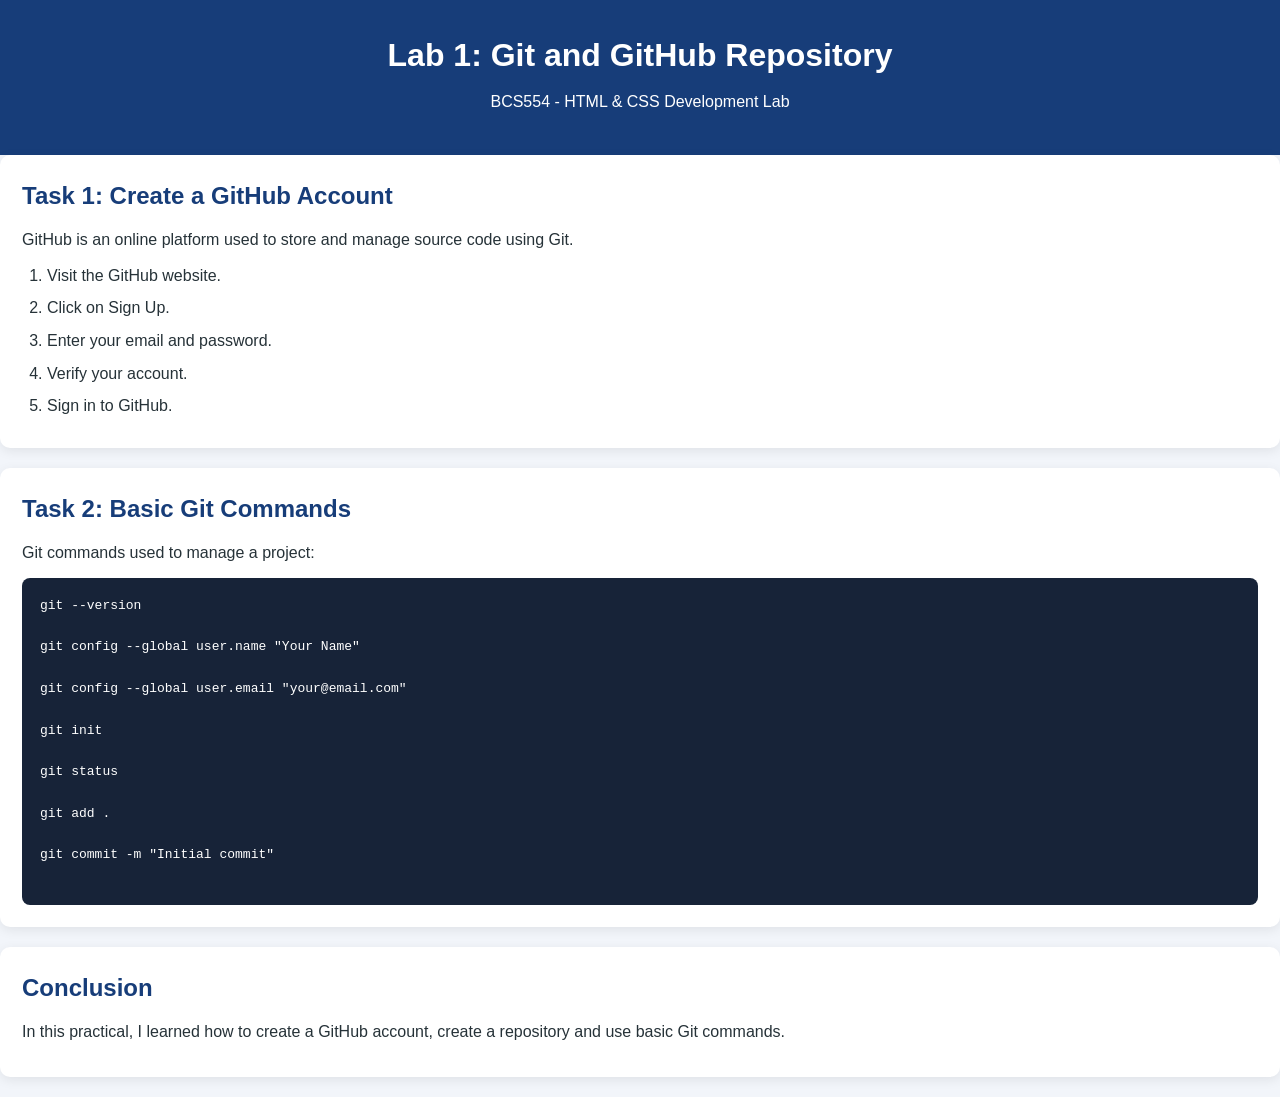
<file: Lab01/index.html>
<!DOCTYPE html>
<html lang="en">

<head>
    <meta charset="UTF-8">
    <meta name="viewport" content="width=device-width, initial-scale=1.0">
    <title>Lab 1 - Git and GitHub</title>
    <link rel="stylesheet" href="style.css">
</head>

<body>

    <header>
        <h1>Lab 1: Git and GitHub Repository</h1>
        <p>BCS554 - HTML & CSS Development Lab</p>
    </header>

        <section>
            <h2>Task 1: Create a GitHub Account</h2>
            <p>
                GitHub is an online platform used to store and manage
                source code using Git.
            </p>
            <ol>
                <li>Visit the GitHub website.</li>
                <li>Click on Sign Up.</li>
                <li>Enter your email and password.</li>
                <li>Verify your account.</li>
                <li>Sign in to GitHub.</li>
            </ol>
        </section>

        <section>
            <h2>Task 2: Basic Git Commands</h2>
            <p>Git commands used to manage a project:</p>

            <pre>
git --version

git config --global user.name "Your Name"

git config --global user.email "your@email.com"

git init

git status

git add .

git commit -m "Initial commit"
            </pre>
        </section>

        <section>
            <h2>Conclusion</h2>
            <p>
                In this practical, I learned how to create a GitHub
                account, create a repository and use basic Git commands.
            </p>
        </section>
    </main>
</body>

</html>
</file>
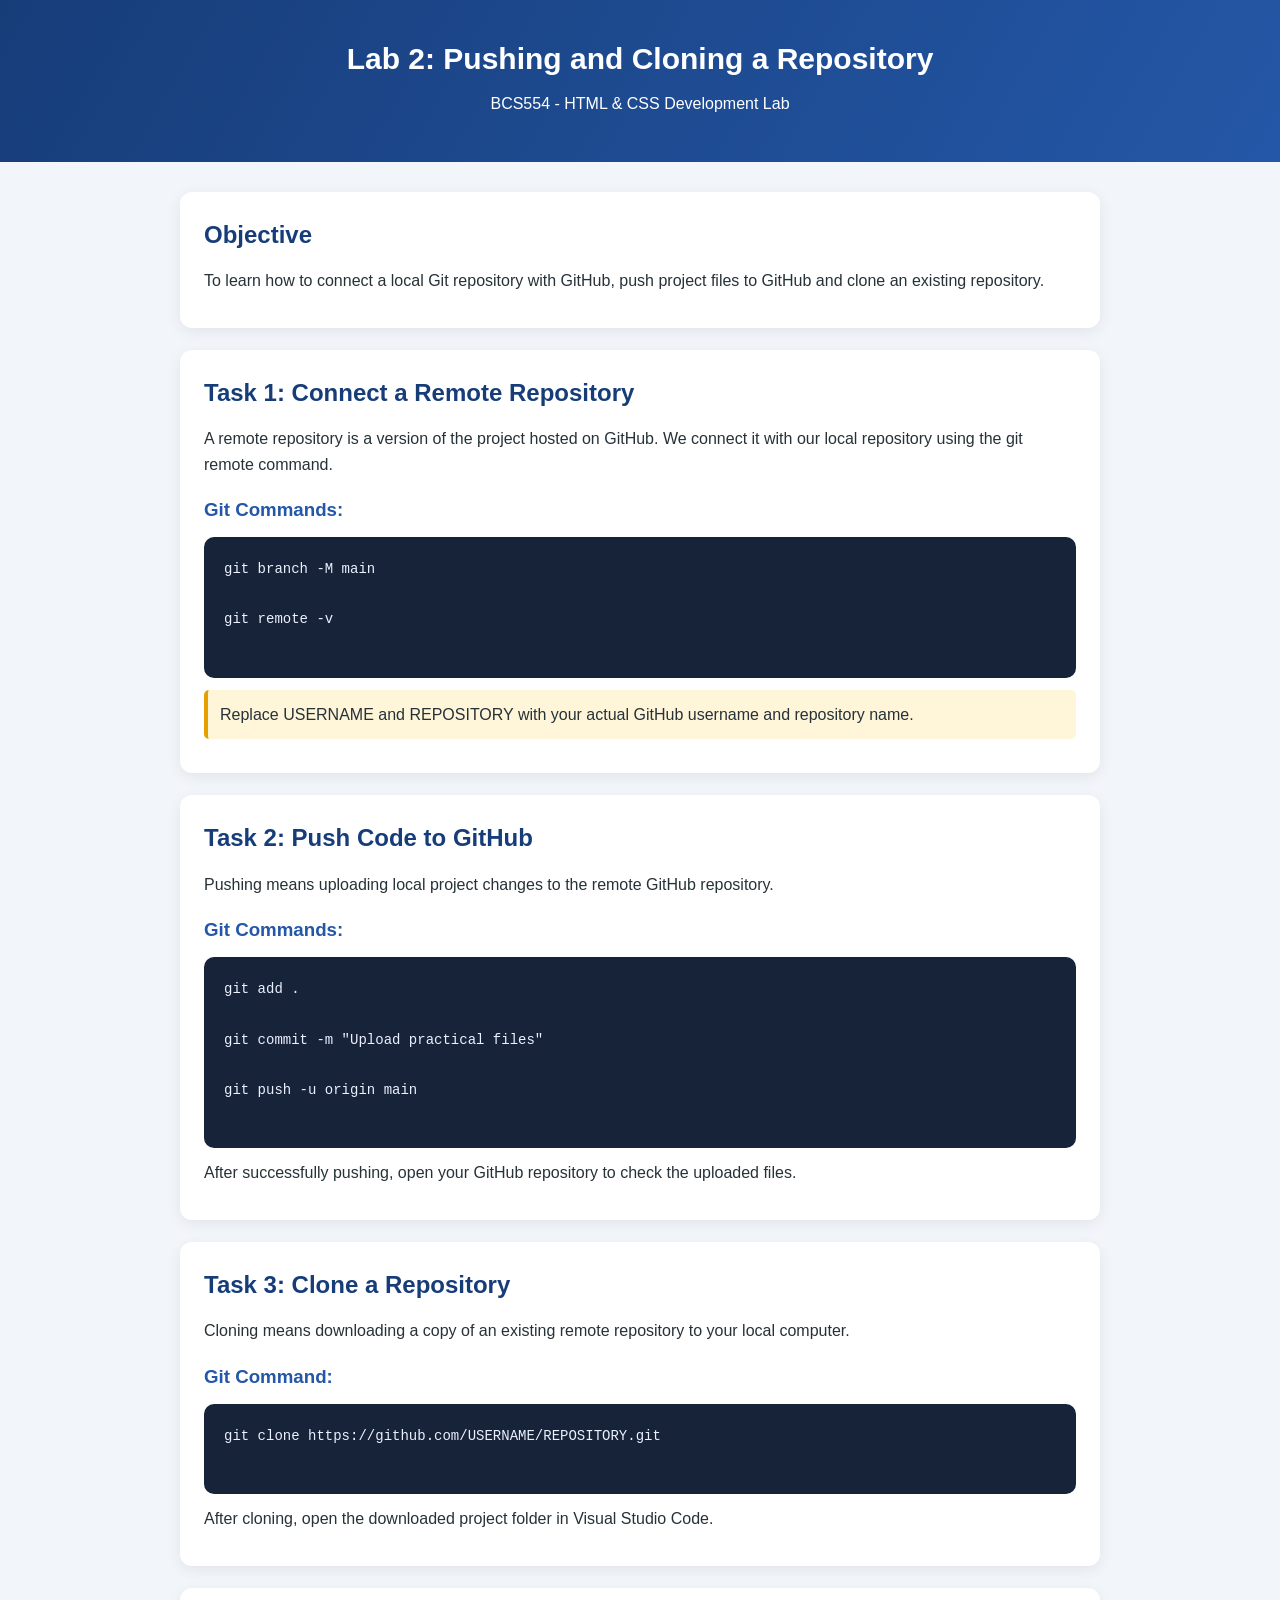
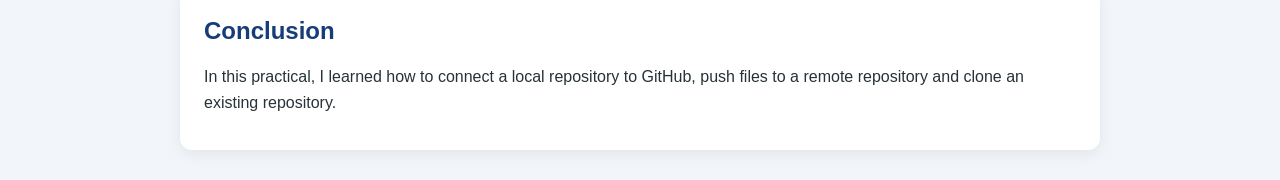
<file: Lab02/index.html>
﻿<!DOCTYPE html>
<html lang="en">

<head>
    <meta charset="UTF-8">
    <meta name="viewport" content="width=device-width, initial-scale=1.0">
    <title>Lab 2 - Pushing and Cloning Repository</title>
    <link rel="stylesheet" href="style.css">
</head>

<body>

    <header>
        <h1>Lab 2: Pushing and Cloning a Repository</h1>
        <p>BCS554 - HTML & CSS Development Lab</p>
    </header>

    <main>
        <section>
            <h2>Objective</h2>
            <p>
                To learn how to connect a local Git repository with GitHub,
                push project files to GitHub and clone an existing repository.
            </p>
        </section>

        <section>
            <h2>Task 1: Connect a Remote Repository</h2>

            <p>
                A remote repository is a version of the project hosted
                on GitHub. We connect it with our local repository
                using the git remote command.
            </p>

            <h3>Git Commands:</h3>

            <pre>
git branch -M main

git remote -v
            </pre>

            <p class="note">
                Replace USERNAME and REPOSITORY with your actual
                GitHub username and repository name.
            </p>
        </section>

        <section>
            <h2>Task 2: Push Code to GitHub</h2>

            <p>
                Pushing means uploading local project changes
                to the remote GitHub repository.
            </p>

            <h3>Git Commands:</h3>

            <pre>
git add .

git commit -m "Upload practical files"

git push -u origin main
            </pre>

            <p>
                After successfully pushing, open your GitHub
                repository to check the uploaded files.
            </p>
        </section>

        <section>
            <h2>Task 3: Clone a Repository</h2>

            <p>
                Cloning means downloading a copy of an existing
                remote repository to your local computer.
            </p>

            <h3>Git Command:</h3>

            <pre>
git clone https://github.com/USERNAME/REPOSITORY.git
            </pre>

            <p>
                After cloning, open the downloaded project folder
                in Visual Studio Code.
            </p>
        </section>

        <section>
            <h2>Conclusion</h2>

            <p>
                In this practical, I learned how to connect a local
                repository to GitHub, push files to a remote repository
                and clone an existing repository.
            </p>
        </section>

    </main>
</body>

</html>
</file>
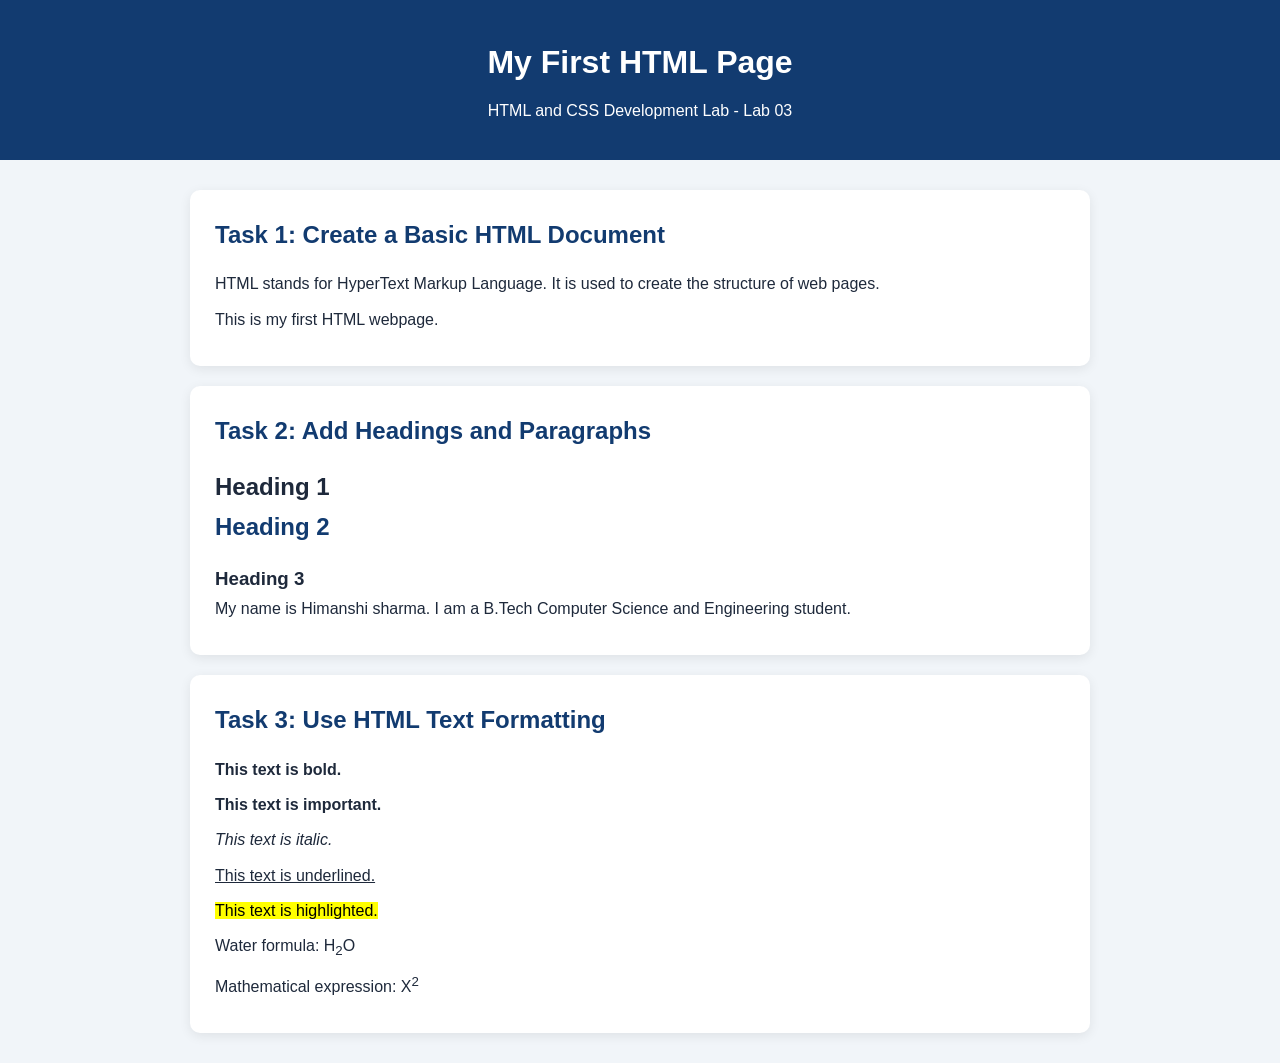
<file: Lab03/index.html>
﻿<!DOCTYPE html>
<html lang="en">

<head>
    <meta charset="UTF-8">
    <meta name="viewport" content="width=device-width, initial-scale=1.0">
    <title>Lab 03 - First HTML Page</title>
    <link rel="stylesheet" href="style.css">
</head>

<body>

    <header>
        <h1>My First HTML Page</h1>
        <p>HTML and CSS Development Lab - Lab 03</p>
    </header>

    <main class="container">

        <section class="card">
            <h2>Task 1: Create a Basic HTML Document</h2>
            <p>
                HTML stands for HyperText Markup Language.
                It is used to create the structure of web pages.
            </p>
            <p>This is my first HTML webpage.</p>
        </section>

        <section class="card">
            <h2>Task 2: Add Headings and Paragraphs</h2>

            <h1>Heading 1</h1>
            <h2>Heading 2</h2>
            <h3>Heading 3</h3>

            <p>
                My name is Himanshi sharma. I am a B.Tech
                Computer Science and Engineering student.
            </p>
        </section>

        <section class="card">
            <h2>Task 3: Use HTML Text Formatting</h2>

            <p><b>This text is bold.</b></p>
            <p><strong>This text is important.</strong></p>
            <p><i>This text is italic.</i></p>
            <p><u>This text is underlined.</u></p>
            <p><mark>This text is highlighted.</mark></p>
            <p>Water formula: H<sub>2</sub>O</p>
            <p>Mathematical expression: X<sup>2</sup></p>
        </section>
</body>

</html>
</file>
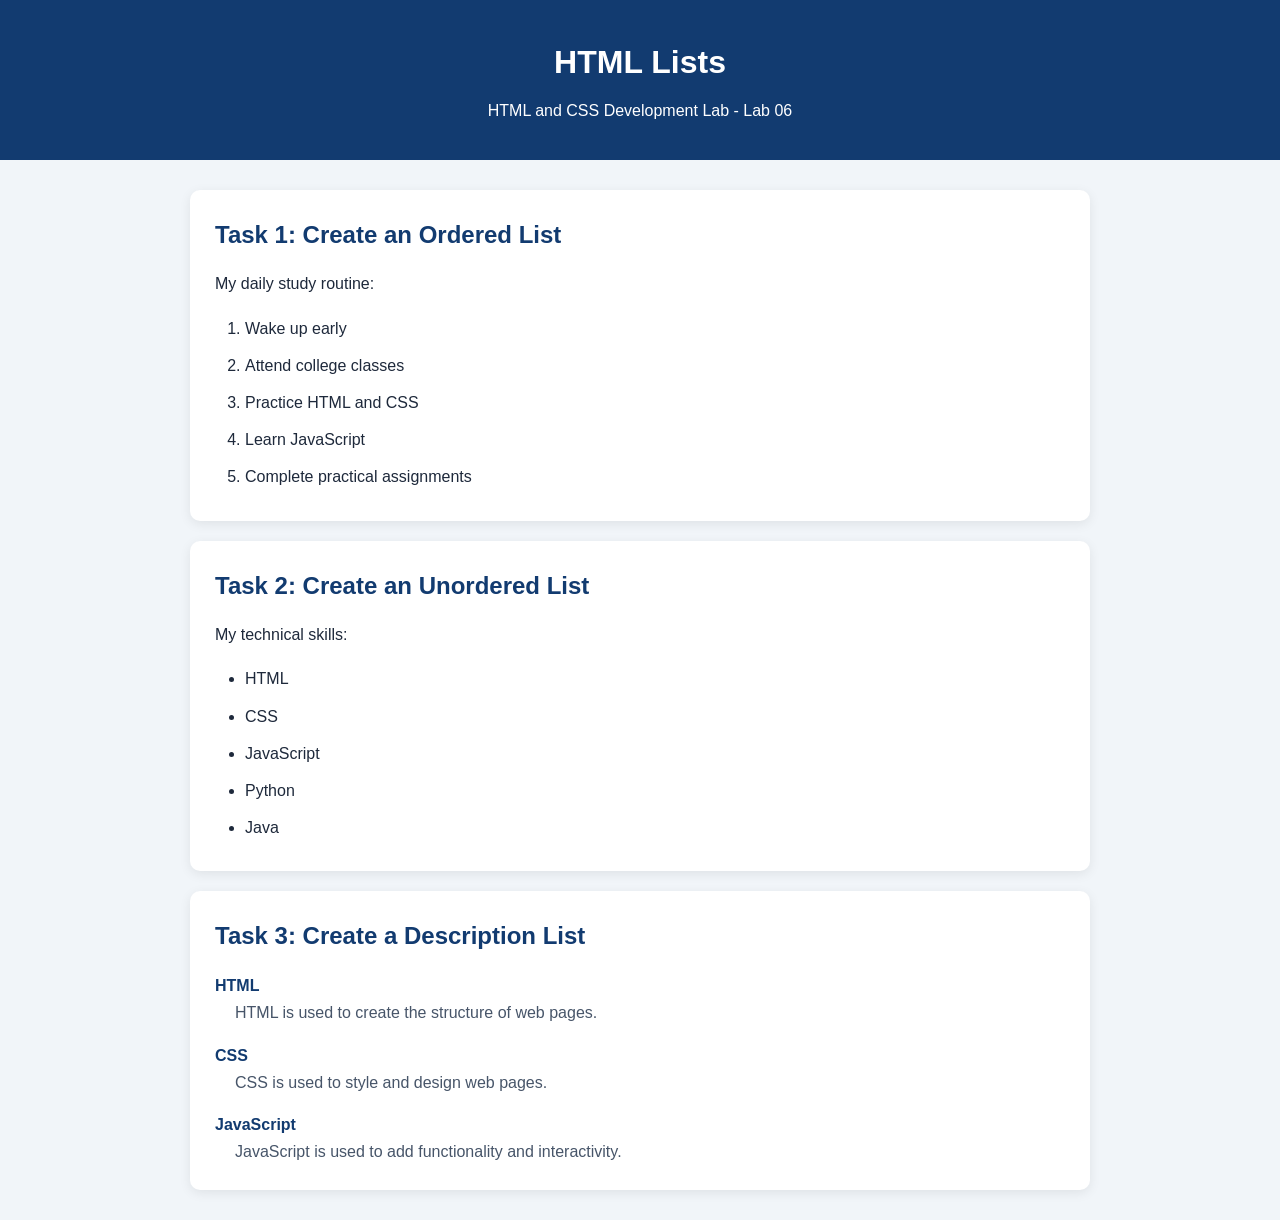
<file: Lab06/index.html>
﻿
<!DOCTYPE html>
<html lang="en">
<head>
    <meta charset="UTF-8">
    <meta name="viewport" content="width=device-width, initial-scale=1.0">
    <title>Lab 06 - HTML Lists</title>
    <link rel="stylesheet" href="style.css">
</head>
<body>

    <header>
        <h1>HTML Lists</h1>
        <p>HTML and CSS Development Lab - Lab 06</p>
    </header>

    <main class="container">

        <!-- Task 1: Ordered List -->
        <section class="card">
            <h2>Task 1: Create an Ordered List</h2>

            <p>My daily study routine:</p>

            <ol>
                <li>Wake up early</li>
                <li>Attend college classes</li>
                <li>Practice HTML and CSS</li>
                <li>Learn JavaScript</li>
                <li>Complete practical assignments</li>
            </ol>
        </section>

        <!-- Task 2: Unordered List -->
        <section class="card">
            <h2>Task 2: Create an Unordered List</h2>

            <p>My technical skills:</p>

            <ul>
                <li>HTML</li>
                <li>CSS</li>
                <li>JavaScript</li>
                <li>Python</li>
                <li>Java</li>
            </ul>
        </section>

        <!-- Task 3: Description List -->
        <section class="card">
            <h2>Task 3: Create a Description List</h2>

            <dl>
                <dt>HTML</dt>
                <dd>HTML is used to create the structure of web pages.</dd>

                <dt>CSS</dt>
                <dd>CSS is used to style and design web pages.</dd>

                <dt>JavaScript</dt>
                <dd>JavaScript is used to add functionality and interactivity.</dd>
            </dl>
        </section>

    </main>

</body>
</html>
</file>
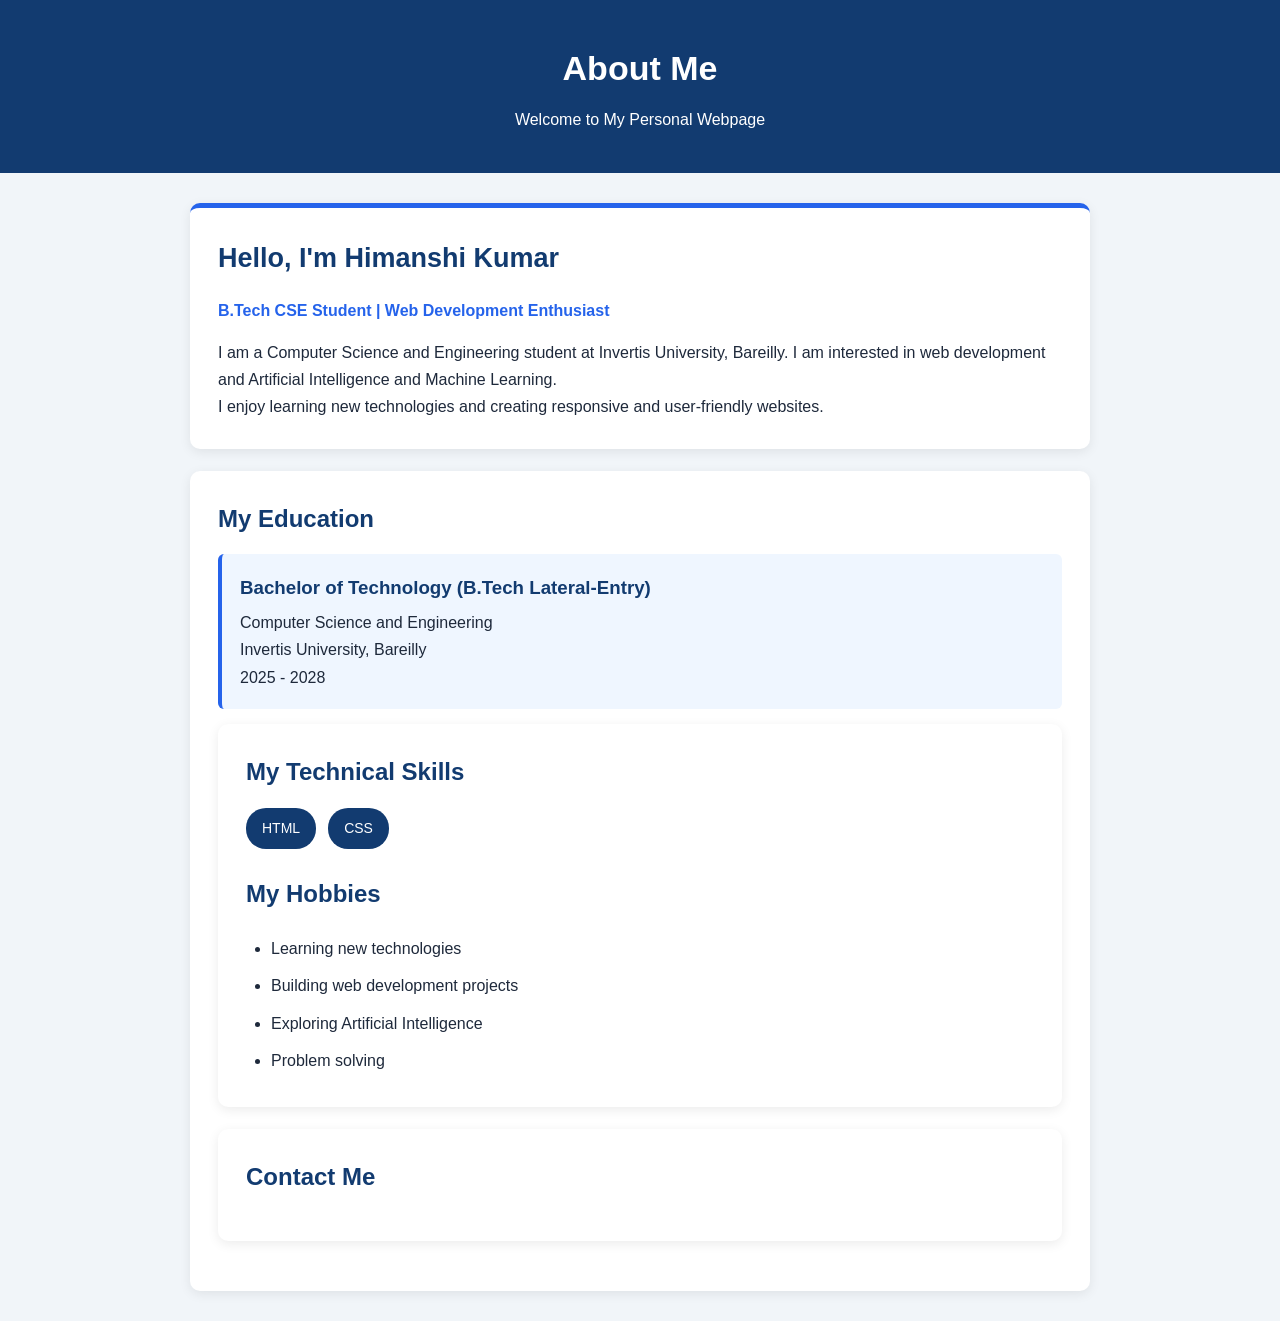
<file: Lab07/index.html>
﻿<!DOCTYPE html>
<html lang="en">

<head>
    <meta charset="UTF-8">
    <meta name="viewport" content="width=device-width, initial-scale=1.0">
    <title>Lab 07 - About Me</title>
    <link rel="stylesheet" href="style.css">
</head>

<body>

    <header>
        <h1>About Me</h1>
        <p>Welcome to My Personal Webpage</p>
    </header>

    <main class="container">

        <!-- Task 1: Personal Introduction -->
        <section class="card profile">
            <div class="profile-content">
                <h2>Hello, I'm Himanshi Kumar</h2>
                <p class="role">B.Tech CSE Student | Web Development Enthusiast</p>

                <p>
                    I am a Computer Science and Engineering student at
                    Invertis University, Bareilly. I am interested in
                    web development and Artificial Intelligence and
                    Machine Learning.
                </p>

                <p>
                    I enjoy learning new technologies and creating
                    responsive and user-friendly websites.
                </p>
            </div>
        </section>

        <!-- Task 2: Education -->
        <section class="card">
            <h2>My Education</h2>

            <div class="info-box">
                <h3>Bachelor of Technology (B.Tech Lateral-Entry)</h3>
                <p>Computer Science and Engineering</p>
                <p>Invertis University, Bareilly</p>
                <p>2025 - 2028</p>
            </div>

        <!-- Task 3: Skills and Hobbies -->
        <section class="card">
            <h2>My Technical Skills</h2>

            <div class="skills">
                <span>HTML</span>
                <span>CSS</span>
            </div>

            <h2 class="hobby-heading">My Hobbies</h2>

            <ul>
                <li>Learning new technologies</li>
                <li>Building web development projects</li>
                <li>Exploring Artificial Intelligence</li>
                <li>Problem solving</li>
            </ul>
        </section>

        <!-- Contact Information -->
        <section class="card">
            <h2>Contact Me</h2>


</body>

</html>
</file>
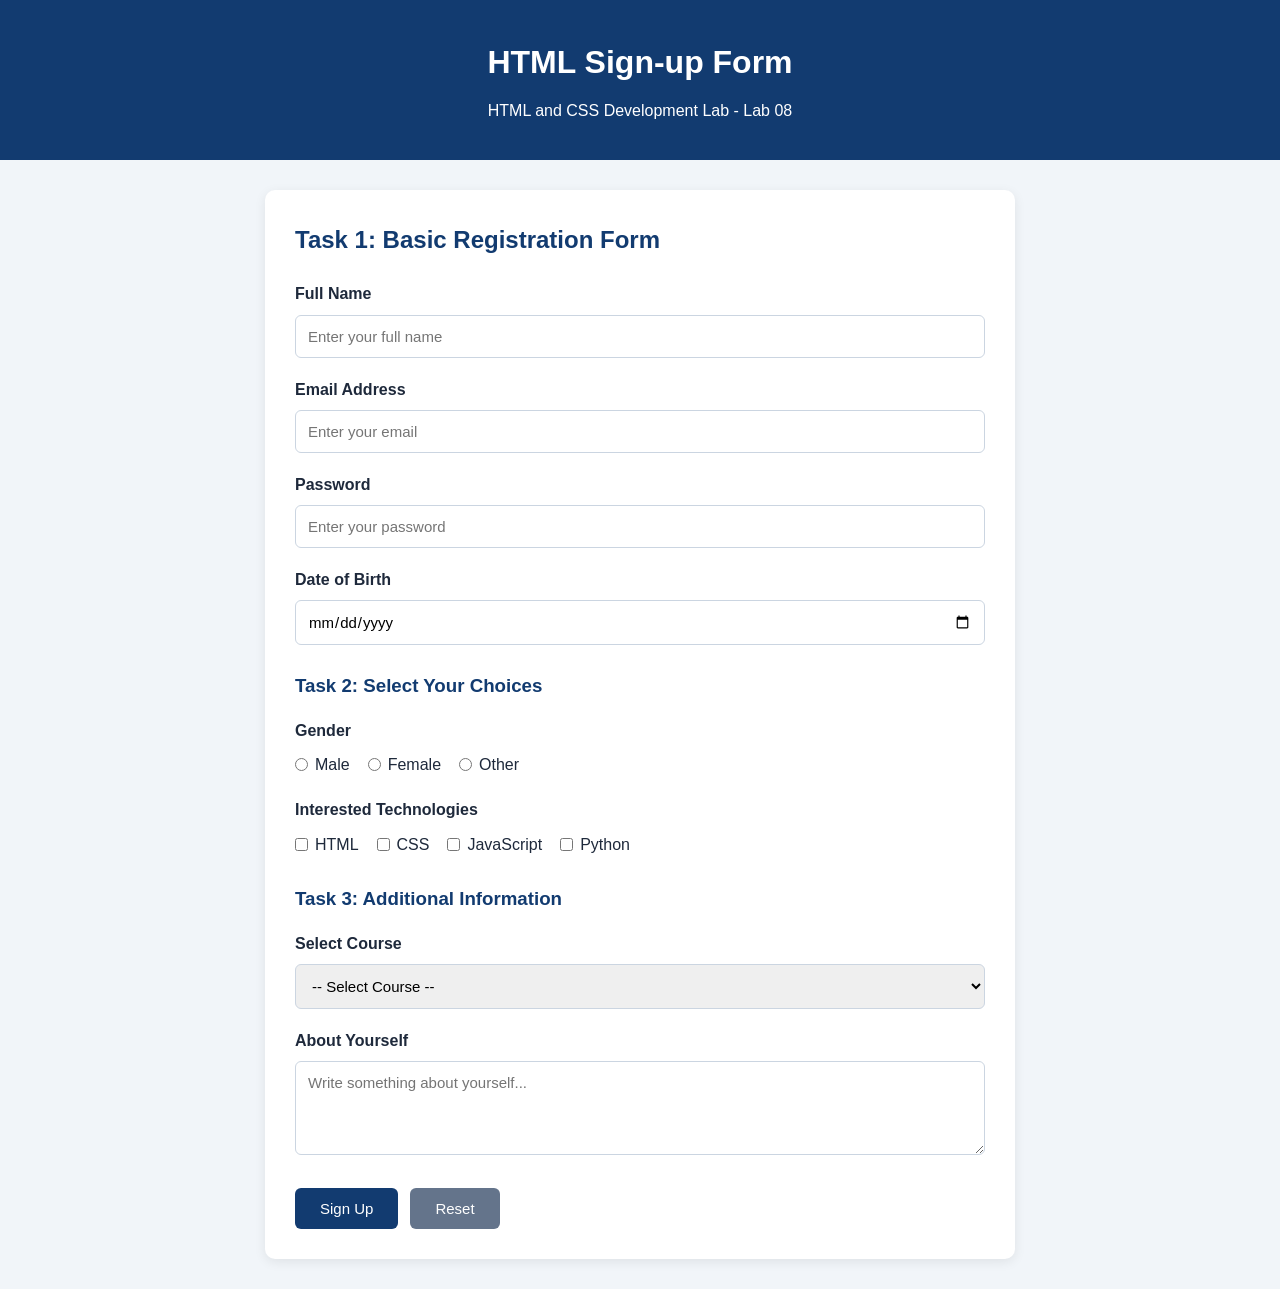
<file: Lab08/index.html>
﻿
<!DOCTYPE html>
<html lang="en">
<head>
    <meta charset="UTF-8">
    <meta name="viewport" content="width=device-width, initial-scale=1.0">
    <title>Lab 08 - Sign Up Form</title>
    <link rel="stylesheet" href="style.css">
</head>
<body>

    <header>
        <h1>HTML Sign-up Form</h1>
        <p>HTML and CSS Development Lab - Lab 08</p>
    </header>

    <main class="container">

        <!-- Task 1: Create a Basic Registration Form -->
        <section class="card">
            <h2>Task 1: Basic Registration Form</h2>

            <form action="#" method="post">

                <div class="form-group">
                    <label for="fullname">Full Name</label>
                    <input
                        type="text"
                        id="fullname"
                        name="fullname"
                        placeholder="Enter your full name"
                        required
                    >
                </div>

                <div class="form-group">
                    <label for="email">Email Address</label>
                    <input
                        type="email"
                        id="email"
                        name="email"
                        placeholder="Enter your email"
                        required
                    >
                </div>

                <div class="form-group">
                    <label for="password">Password</label>
                    <input
                        type="password"
                        id="password"
                        name="password"
                        placeholder="Enter your password"
                        required
                    >
                </div>

                <div class="form-group">
                    <label for="dob">Date of Birth</label>
                    <input
                        type="date"
                        id="dob"
                        name="dob"
                    >
                </div>

                <!-- Task 2: Radio Buttons and Checkboxes -->
                <h3>Task 2: Select Your Choices</h3>

                <div class="form-group">
                    <label>Gender</label>

                    <div class="choice">
                        <label>
                            <input type="radio" name="gender" value="male">
                            Male
                        </label>

                        <label>
                            <input type="radio" name="gender" value="female">
                            Female
                        </label>

                        <label>
                            <input type="radio" name="gender" value="other">
                            Other
                        </label>
                    </div>
                </div>

                <div class="form-group">
                    <label>Interested Technologies</label>

                    <div class="choice">
                        <label>
                            <input type="checkbox" name="technology" value="html">
                            HTML
                        </label>

                        <label>
                            <input type="checkbox" name="technology" value="css">
                            CSS
                        </label>

                        <label>
                            <input type="checkbox" name="technology" value="javascript">
                            JavaScript
                        </label>

                        <label>
                            <input type="checkbox" name="technology" value="python">
                            Python
                        </label>
                    </div>
                </div>

                <!-- Task 3: Dropdown and Textarea -->
                <h3>Task 3: Additional Information</h3>

                <div class="form-group">
                    <label for="course">Select Course</label>

                    <select id="course" name="course">
                        <option value="">-- Select Course --</option>
                        <option value="btech">B.Tech</option>
                        <option value="bca">BCA</option>
                        <option value="mca">MCA</option>
                        <option value="diploma">Diploma</option>
                    </select>
                </div>

                <div class="form-group">
                    <label for="message">About Yourself</label>

                    <textarea
                        id="message"
                        name="message"
                        rows="4"
                        placeholder="Write something about yourself..."
                    ></textarea>
                </div>

                <div class="buttons">
                    <button type="submit">Sign Up</button>
                    <button type="reset" class="reset-btn">Reset</button>
                </div>

            </form>
        </section>

    </main>
</body>
</html>
</file>
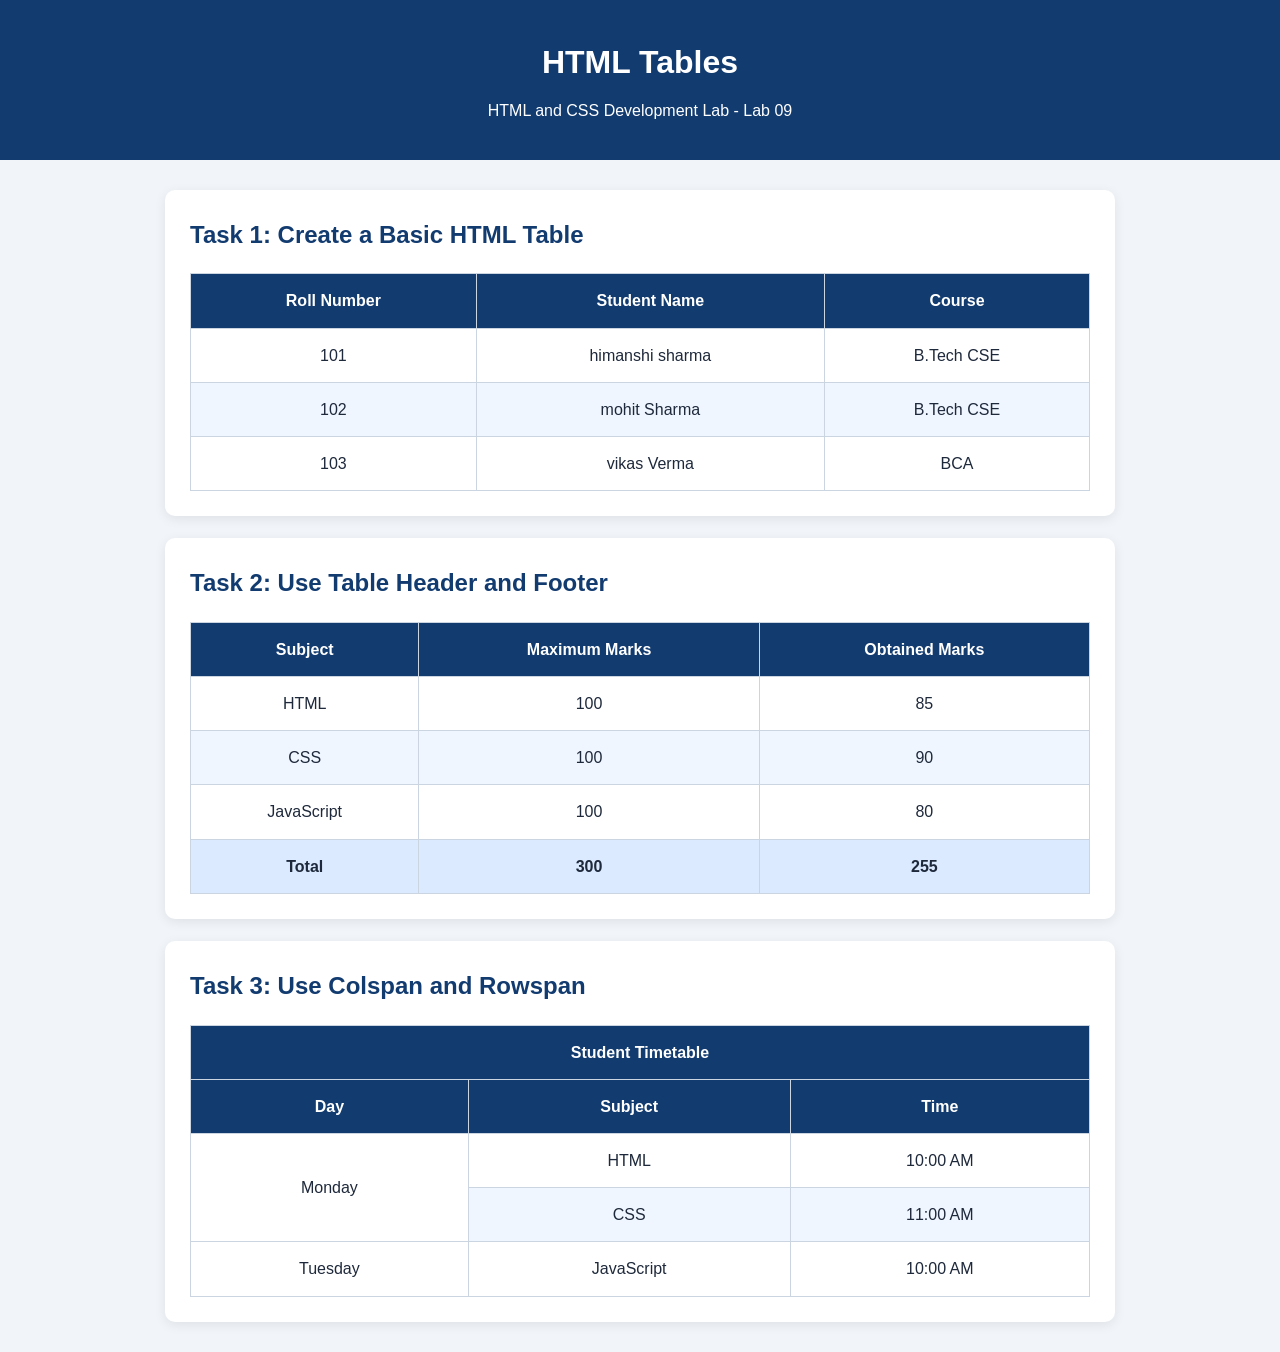
<file: Lab09/index.html>
﻿
<!DOCTYPE html>
<html lang="en">
<head>
    <meta charset="UTF-8">
    <meta name="viewport" content="width=device-width, initial-scale=1.0">
    <title>Lab 09 - HTML Tables</title>
    <link rel="stylesheet" href="style.css">
</head>
<body>

    <header>
        <h1>HTML Tables</h1>
        <p>HTML and CSS Development Lab - Lab 09</p>
    </header>

    <main class="container">

        <!-- Task 1: Create a Basic HTML Table -->
        <section class="card">
            <h2>Task 1: Create a Basic HTML Table</h2>

            <table>
                <thead>
                    <tr>
                        <th>Roll Number</th>
                        <th>Student Name</th>
                        <th>Course</th>
                    </tr>
                </thead>

                <tbody>
                    <tr>
                        <td>101</td>
                        <td>himanshi sharma</td>
                        <td>B.Tech CSE</td>
                    </tr>
                    <tr>
                        <td>102</td>
                        <td>mohit Sharma</td>
                        <td>B.Tech CSE</td>
                    </tr>
                    <tr>
                        <td>103</td>
                        <td>vikas Verma</td>
                        <td>BCA</td>
                    </tr>
                </tbody>
            </table>
        </section>

        <!-- Task 2: Use Table Header and Footer -->
        <section class="card">
            <h2>Task 2: Use Table Header and Footer</h2>

            <table>
                <thead>
                    <tr>
                        <th>Subject</th>
                        <th>Maximum Marks</th>
                        <th>Obtained Marks</th>
                    </tr>
                </thead>

                <tbody>
                    <tr>
                        <td>HTML</td>
                        <td>100</td>
                        <td>85</td>
                    </tr>
                    <tr>
                        <td>CSS</td>
                        <td>100</td>
                        <td>90</td>
                    </tr>
                    <tr>
                        <td>JavaScript</td>
                        <td>100</td>
                        <td>80</td>
                    </tr>
                </tbody>

                <tfoot>
                    <tr>
                        <th>Total</th>
                        <th>300</th>
                        <th>255</th>
                    </tr>
                </tfoot>
            </table>
        </section>

        <!-- Task 3: Use Colspan and Rowspan -->
        <section class="card">
            <h2>Task 3: Use Colspan and Rowspan</h2>

            <table>
                <thead>
                    <tr>
                        <th colspan="3">Student Timetable</th>
                    </tr>
                    <tr>
                        <th>Day</th>
                        <th>Subject</th>
                        <th>Time</th>
                    </tr>
                </thead>

                <tbody>
                    <tr>
                        <td rowspan="2">Monday</td>
                        <td>HTML</td>
                        <td>10:00 AM</td>
                    </tr>
                    <tr>
                        <td>CSS</td>
                        <td>11:00 AM</td>
                    </tr>
                    <tr>
                        <td>Tuesday</td>
                        <td>JavaScript</td>
                        <td>10:00 AM</td>
                    </tr>
                </tbody>
            </table>
        </section>
</body>
</html>
</file>
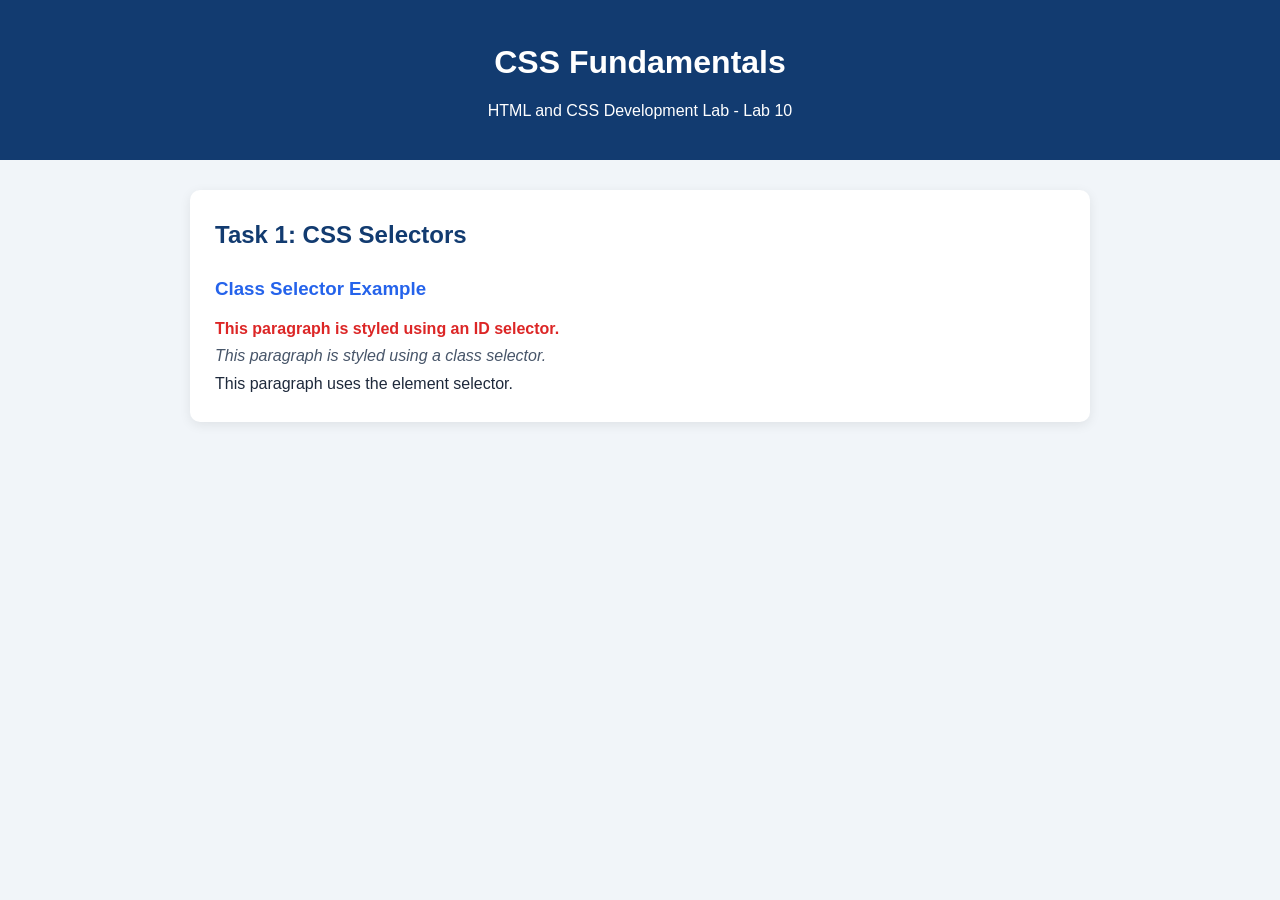
<file: Lab10/index.html>
﻿
<!DOCTYPE html>
<html lang="en">
<head>
    <meta charset="UTF-8">
    <meta name="viewport" content="width=device-width, initial-scale=1.0">
    <title>Lab 10 - CSS Fundamentals</title>
    <link rel="stylesheet" href="style.css">
</head>
<body>

    <header>
        <h1>CSS Fundamentals</h1>
        <p>HTML and CSS Development Lab - Lab 10</p>
    </header>

    <main class="container">

        <!-- Task 1: Apply CSS Selectors -->
        <section class="card">
            <h2>Task 1: CSS Selectors</h2>

            <h3 class="heading">Class Selector Example</h3>

            <p id="intro">
                This paragraph is styled using an ID selector.
            </p>

            <p class="description">
                This paragraph is styled using a class selector.
            </p>

            <p>
                This paragraph uses the element selector.
            </p>
        </section>
</body>
</html>
</file>
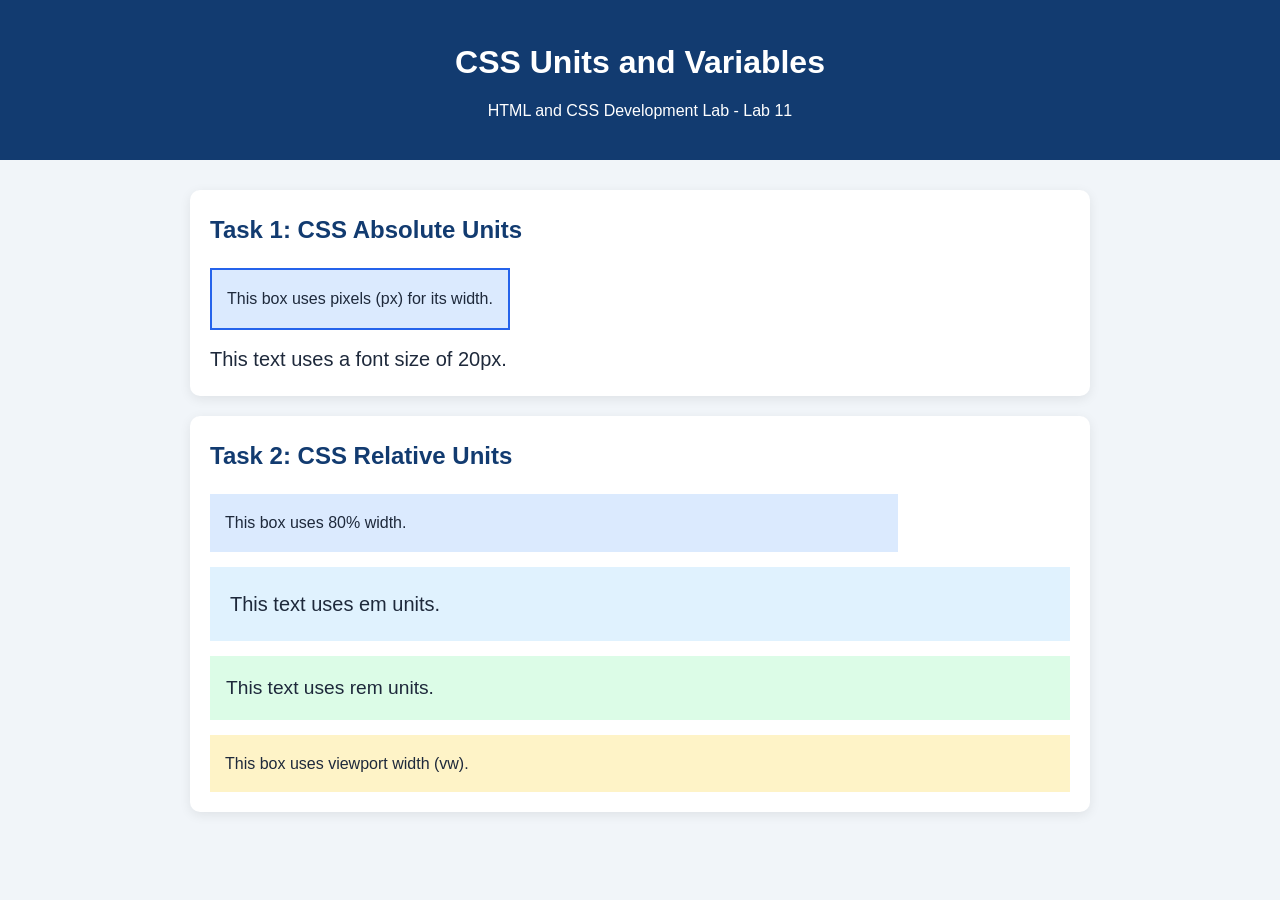
<file: Lab11/index.html>
﻿
<!DOCTYPE html>
<html lang="en">
<head>
    <meta charset="UTF-8">
    <meta name="viewport" content="width=device-width, initial-scale=1.0">
    <title>Lab 11 - CSS Units and Variables</title>
    <link rel="stylesheet" href="style.css">
</head>
<body>

    <header class="header">
        <h1>CSS Units and Variables</h1>
        <p>HTML and CSS Development Lab - Lab 11</p>
    </header>

    <main class="container">

        <!-- Task 1: CSS Absolute Units -->
        <section class="card">
            <h2>Task 1: CSS Absolute Units</h2>

            <div class="px-box">
                This box uses pixels (px) for its width.
            </div>

            <p class="pixel-text">
                This text uses a font size of 20px.
            </p>
        </section>

        <!-- Task 2: CSS Relative Units -->
        <section class="card">
            <h2>Task 2: CSS Relative Units</h2>

            <div class="percent-box">
                This box uses 80% width.
            </div>

            <div class="em-box">
                <p>This text uses em units.</p>
            </div>

            <div class="rem-box">
                This text uses rem units.
            </div>

            <div class="viewport-box">
                This box uses viewport width (vw).
            </div>
        </section>
</body>
</html>
</file>
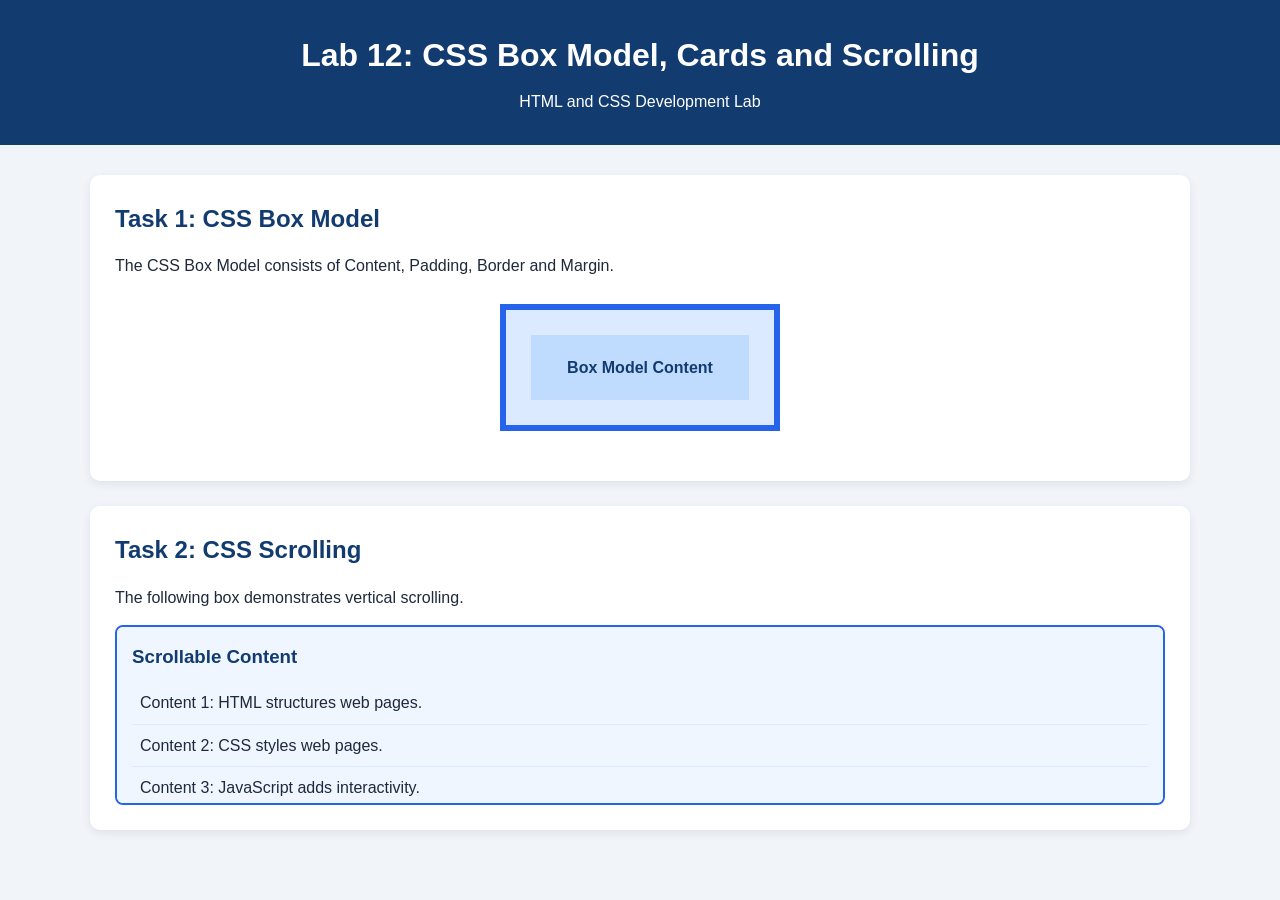
<file: Lab12/index.html>
﻿<!DOCTYPE html>
<html lang="en">
<head>
    <meta charset="UTF-8">
    <meta name="viewport" content="width=device-width, initial-scale=1.0">
    <title>Lab 12 - Box Model, Cards and Scrolling</title>
    <link rel="stylesheet" href="style.css">
</head>
<body>

    <header>
        <h1>Lab 12: CSS Box Model, Cards and Scrolling</h1>
        <p>HTML and CSS Development Lab</p>
    </header>

    <main class="container">

        <!-- Task 1: CSS Box Model -->
        <section class="section">
            <h2>Task 1: CSS Box Model</h2>
            <p>
                The CSS Box Model consists of Content, Padding,
                Border and Margin.
            </p>

            <div class="box-model">
                <div class="box-content">
                    Box Model Content
                </div>
            </div>
        </section>
        <!-- Task 2: Scrolling -->
        <section class="section">
            <h2>Task 2: CSS Scrolling</h2>

            <p>
                The following box demonstrates vertical scrolling.
            </p>

            <div class="scroll-box">
                <h3>Scrollable Content</h3>
                <p>Content 1: HTML structures web pages.</p>
                <p>Content 2: CSS styles web pages.</p>
                <p>Content 3: JavaScript adds interactivity.</p>
                <p>Content 4: Flexbox helps create layouts.</p>
                <p>Content 5: CSS Grid creates grid layouts.</p>
                <p>Content 6: Responsive design supports mobiles.</p>
                <p>Content 7: Padding creates inner spacing.</p>
                <p>Content 8: Margin creates outer spacing.</p>
                <p>Content 9: Borders surround elements.</p>
                <p>Content 10: Overflow controls extra content.</p>
            </div>
        </section>

    </main>

</body>
</html>
</file>
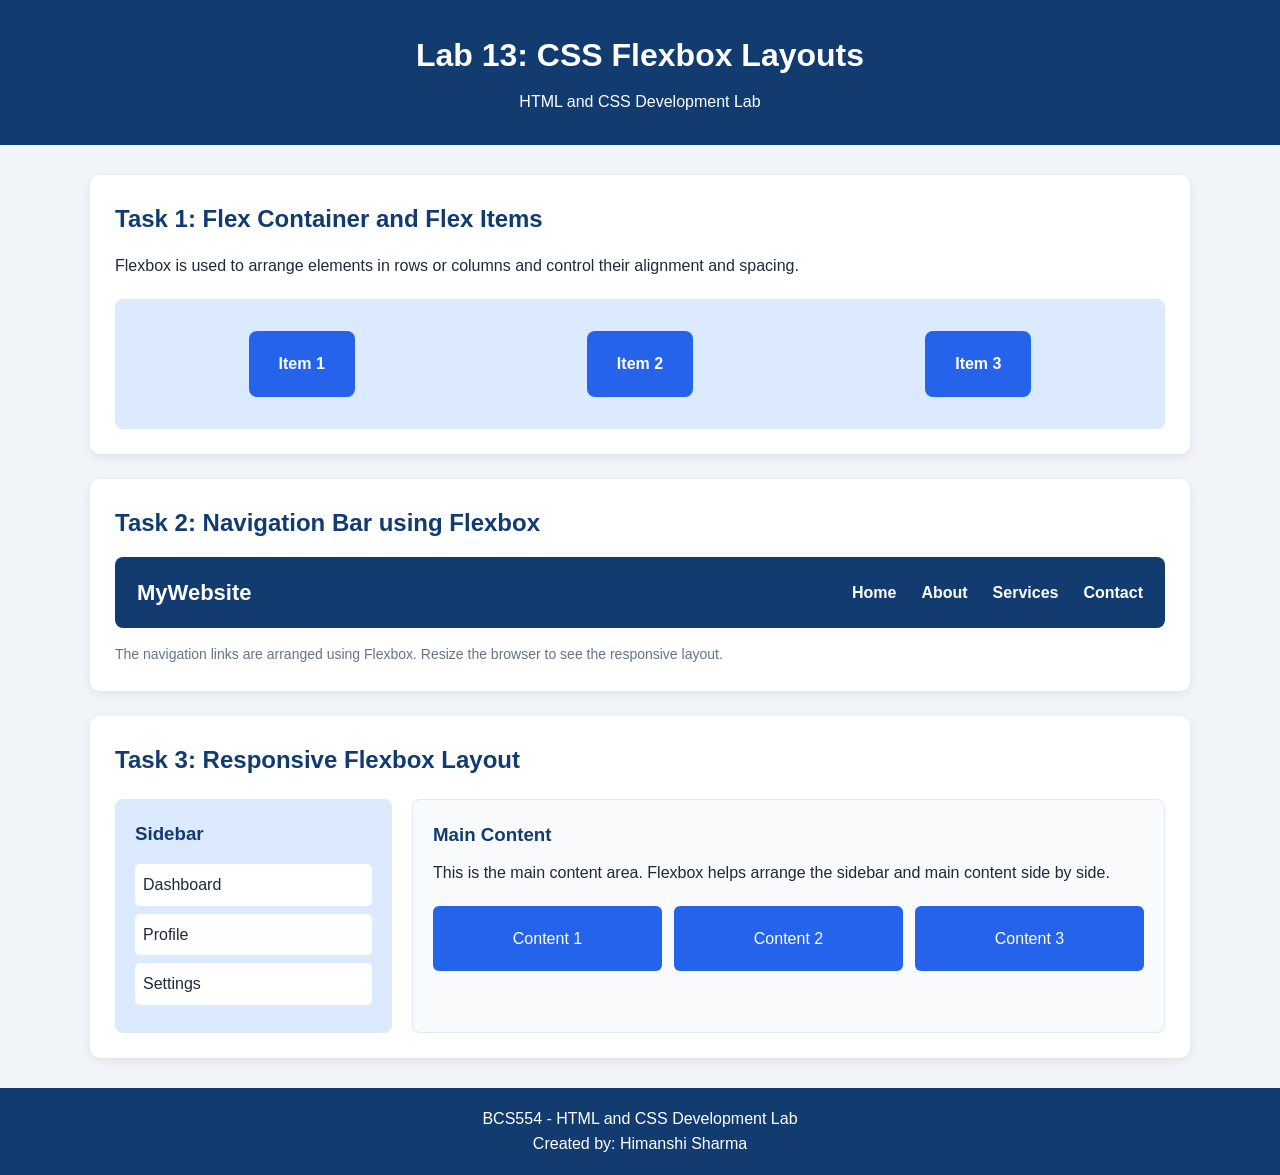
<file: Lab13/index.html>
﻿<!DOCTYPE html>
<html lang="en">
<head>
    <meta charset="UTF-8">
    <meta name="viewport" content="width=device-width, initial-scale=1.0">
    <title>Lab 13 - CSS Flexbox Layouts</title>
    <link rel="stylesheet" href="style.css">
</head>
<body>

    <header class="header">
        <h1>Lab 13: CSS Flexbox Layouts</h1>
        <p>HTML and CSS Development Lab</p>
    </header>

    <main class="container">

        <!-- Task 1: Flex Container and Items -->
        <section class="section">
            <h2>Task 1: Flex Container and Flex Items</h2>
            <p>
                Flexbox is used to arrange elements in rows or columns
                and control their alignment and spacing.
            </p>

            <div class="flex-container">
                <div class="flex-item">Item 1</div>
                <div class="flex-item">Item 2</div>
                <div class="flex-item">Item 3</div>
            </div>
        </section>

        <!-- Task 2: Navigation Bar -->
        <section class="section">
            <h2>Task 2: Navigation Bar using Flexbox</h2>

            <nav class="navbar">
                <div class="logo">MyWebsite</div>

                <ul class="nav-links">
                    <li><a href="#home">Home</a></li>
                    <li><a href="#about">About</a></li>
                    <li><a href="#services">Services</a></li>
                    <li><a href="#contact">Contact</a></li>
                </ul>
            </nav>

            <p class="note">
                The navigation links are arranged using Flexbox.
                Resize the browser to see the responsive layout.
            </p>
        </section>

        <!-- Task 3: Responsive Flexbox Layout -->
        <section class="section">
            <h2>Task 3: Responsive Flexbox Layout</h2>

            <div class="page-layout">

                <aside class="sidebar">
                    <h3>Sidebar</h3>
                    <p>Dashboard</p>
                    <p>Profile</p>
                    <p>Settings</p>
                </aside>

                <div class="main-content">
                    <h3>Main Content</h3>
                    <p>
                        This is the main content area.
                        Flexbox helps arrange the sidebar and
                        main content side by side.
                    </p>

                    <div class="content-cards">
                        <div class="small-card">Content 1</div>
                        <div class="small-card">Content 2</div>
                        <div class="small-card">Content 3</div>
                    </div>
                </div>

            </div>
        </section>

    </main>

    <footer class="footer">
        <p>BCS554 - HTML and CSS Development Lab</p>
        <p>Created by: Himanshi Sharma</p>
    </footer>

</body>
</html>
</file>
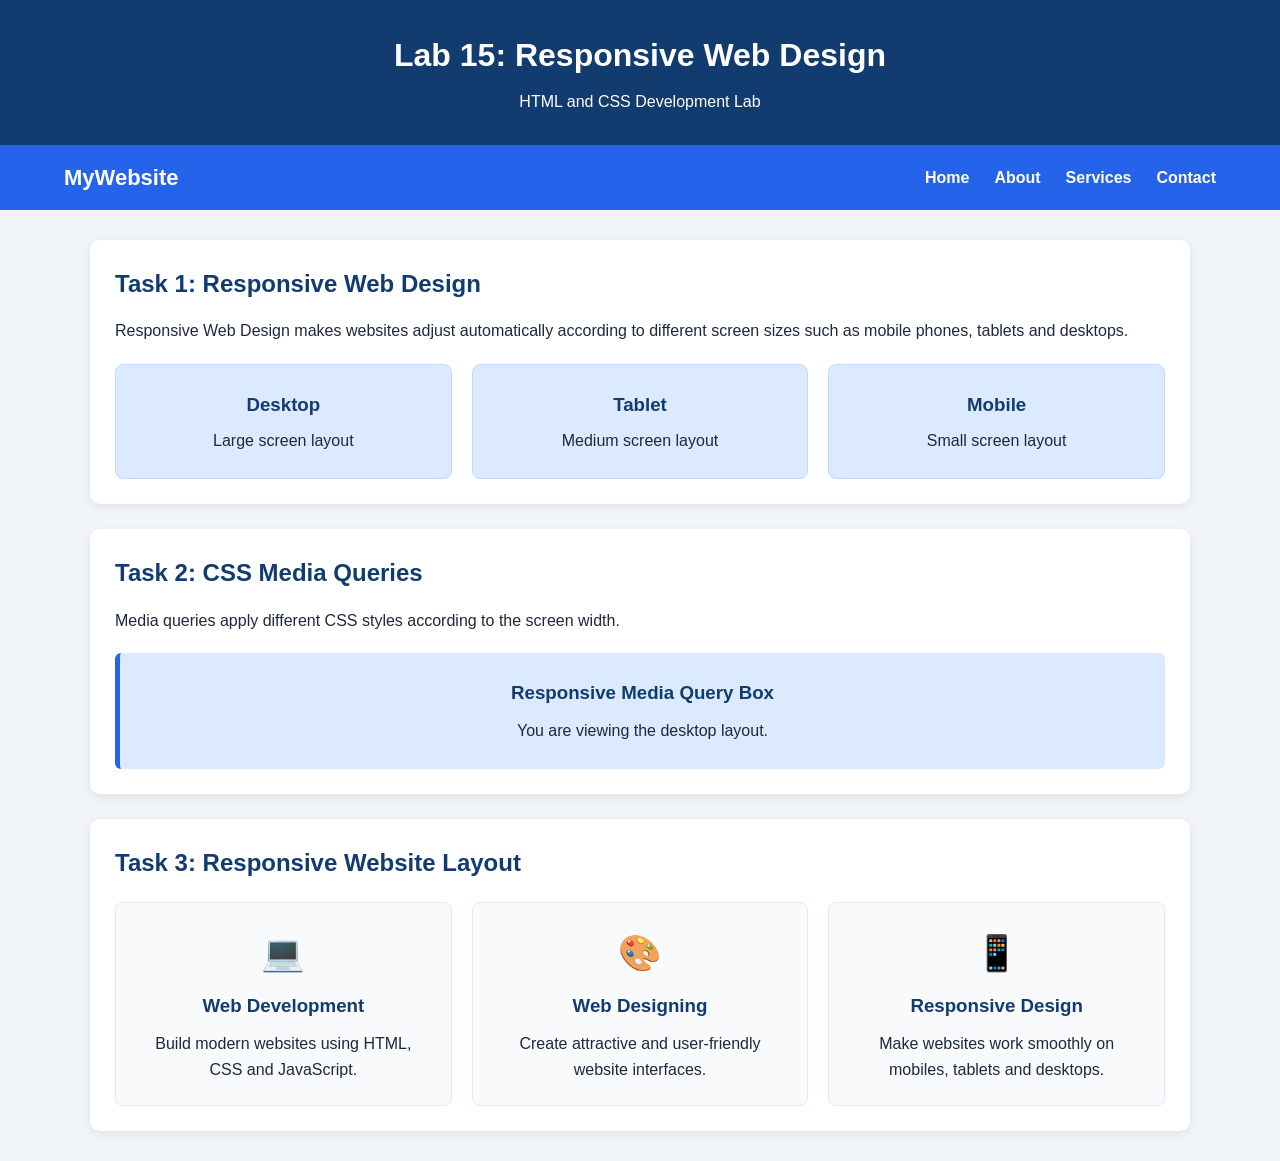
<file: Lab15/index.html>
﻿<!DOCTYPE html>
<html lang="en">
<head>
    <meta charset="UTF-8">
    <meta name="viewport" content="width=device-width, initial-scale=1.0">
    <title>Lab 15 - Responsive Web Design</title>
    <link rel="stylesheet" href="style.css">
</head>
<body>

    <!-- Header -->
    <header class="header" id="home">
        <h1>Lab 15: Responsive Web Design</h1>
        <p>HTML and CSS Development Lab</p>
    </header>

    <!-- Navigation -->
    <nav class="navbar">
        <div class="logo">MyWebsite</div>

        <ul class="nav-links">
            <li><a href="#home">Home</a></li>
            <li><a href="#about">About</a></li>
            <li><a href="#services">Services</a></li>
            <li><a href="#contact">Contact</a></li>
        </ul>
    </nav>

    <main class="container">

        <!-- Task 1: Responsive Web Design -->
        <section class="section" id="about">
            <h2>Task 1: Responsive Web Design</h2>

            <p>
                Responsive Web Design makes websites adjust
                automatically according to different screen sizes
                such as mobile phones, tablets and desktops.
            </p>

            <div class="device-container">
                <div class="device-card">
                    <h3>Desktop</h3>
                    <p>Large screen layout</p>
                </div>

                <div class="device-card">
                    <h3>Tablet</h3>
                    <p>Medium screen layout</p>
                </div>

                <div class="device-card">
                    <h3>Mobile</h3>
                    <p>Small screen layout</p>
                </div>
            </div>
        </section>

        <!-- Task 2: Media Queries -->
        <section class="section">
            <h2>Task 2: CSS Media Queries</h2>

            <p>
                Media queries apply different CSS styles
                according to the screen width.
            </p>

            <div class="media-box">
                <h3>Responsive Media Query Box</h3>
                <p class="desktop-message">
                    You are viewing the desktop layout.
                </p>
                <p class="tablet-message">
                    You are viewing the tablet layout.
                </p>
                <p class="mobile-message">
                    You are viewing the mobile layout.
                </p>
            </div>
        </section>

        <!-- Task 3: Responsive Website Layout -->
        <section class="section" id="services">
            <h2>Task 3: Responsive Website Layout</h2>

            <div class="service-grid">

                <div class="service-card">
                    <div class="icon">💻</div>
                    <h3>Web Development</h3>
                    <p>
                        Build modern websites using HTML,
                        CSS and JavaScript.
                    </p>
                </div>

                <div class="service-card">
                    <div class="icon">🎨</div>
                    <h3>Web Designing</h3>
                    <p>
                        Create attractive and user-friendly
                        website interfaces.
                    </p>
                </div>

                <div class="service-card">
                    <div class="icon">📱</div>
                    <h3>Responsive Design</h3>
                    <p>
                        Make websites work smoothly on
                        mobiles, tablets and desktops.
                    </p>
                </div>

            </div>
        </section>

</body>
</html>
</file>
<file: Lab01/style.css>
* {
    margin: 0;
    padding: 0;
    box-sizing: border-box;
}

body {
    font-family: Arial, sans-serif;
    background-color: #f2f5fa;
    color: #263238;
    line-height: 1.6;
}

header {
    background-color: #173d79;
    color: white;
    text-align: center;
    padding: 30px 15px;
}

header h1 {
    margin-bottom: 8px;
}

main {
    max-width: 900px;
    margin: 30px auto;
    padding: 0 15px;
}

section {
    background-color: white;
    padding: 22px;
    margin-bottom: 20px;
    border-radius: 10px;
    box-shadow: 0 3px 12px rgba(0, 0, 0, 0.08);
}

h2 {
    color: #173d79;
    margin-bottom: 12px;
}

p {
    margin-bottom: 10px;
}

ol {
    padding-left: 25px;
}

li {
    margin-bottom: 7px;
}

a {
    display: inline-block;
    margin-top: 10px;
    color: #1769aa;
    font-weight: bold;
}

pre {
    background-color: #172338;
    color: white;
    padding: 18px;
    border-radius: 8px;
    overflow-x: auto;
    margin-top: 12px;
}

footer {
    background-color: #173d79;
    color: white;
    text-align: center;
    padding: 18px;
}

@media (max-width: 600px) {
    header h1 {
        font-size: 23px;
    }

    section {
        padding: 16px;
    }
}
</file>
<file: Lab02/style.css>
﻿* {
    margin: 0;
    padding: 0;
    box-sizing: border-box;
}

body {
    font-family: Arial, sans-serif;
    background-color: #f2f5fa;
    color: #263238;
    line-height: 1.6;
}

header {
    background: linear-gradient(120deg, #173d79, #2457a7);
    color: white;
    text-align: center;
    padding: 35px 15px;
}

header h1 {
    margin-bottom: 8px;
    font-size: 30px;
}

main {
    max-width: 950px;
    margin: 30px auto;
    padding: 0 15px;
}

section {
    background: white;
    padding: 24px;
    margin-bottom: 22px;
    border-radius: 12px;
    box-shadow: 0 4px 15px rgba(0, 0, 0, 0.07);
}

h2 {
    color: #173d79;
    margin-bottom: 14px;
}

h3 {
    color: #2457a7;
    margin: 18px 0 10px;
}

p {
    margin-bottom: 10px;
}

pre {
    background: #172338;
    color: #eaf1ff;
    padding: 20px;
    border-radius: 10px;
    overflow-x: auto;
    margin: 12px 0;
    font-size: 14px;
    line-height: 1.8;
}

.note {
    background: #fff5d9;
    border-left: 4px solid #e5a000;
    padding: 12px;
    border-radius: 5px;
}

footer {
    background: #173d79;
    color: white;
    text-align: center;
    padding: 20px;
}

@media (max-width: 600px) {
    header h1 {
        font-size: 22px;
    }

    section {
        padding: 17px;
    }

    pre {
        font-size: 12px;
        padding: 14px;
    }
}
</file>
<file: Lab03/style.css>
﻿* {
    margin: 0;
    padding: 0;
    box-sizing: border-box;
}

body {
    font-family: Arial, sans-serif;
    background-color: #f1f5f9;
    color: #1e293b;
    line-height: 1.7;
}

header {
    background-color: #123b70;
    color: white;
    text-align: center;
    padding: 35px 15px;
}

header h1 {
    font-size: 32px;
    margin-bottom: 8px;
}

.container {
    width: 90%;
    max-width: 900px;
    margin: 30px auto;
}

.card {
    background-color: white;
    padding: 25px;
    margin-bottom: 20px;
    border-radius: 10px;
    box-shadow: 0 3px 12px rgba(0, 0, 0, 0.08);
}

.card h2 {
    color: #123b70;
    margin-bottom: 15px;
}

.card p {
    margin-bottom: 8px;
}

footer {
    background-color: #123b70;
    color: white;
    text-align: center;
    padding: 18px;
    margin-top: 30px;
}

@media (max-width: 600px) {
    header h1 {
        font-size: 25px;
    }

    .container {
        width: 94%;
    }

    .card {
        padding: 18px;
    }
}
</file>
<file: Lab06/style.css>
﻿
* {
    margin: 0;
    padding: 0;
    box-sizing: border-box;
}

body {
    font-family: Arial, sans-serif;
    background-color: #f1f5f9;
    color: #1e293b;
    line-height: 1.7;
}

header {
    background-color: #123b70;
    color: white;
    text-align: center;
    padding: 35px 15px;
}

header h1 {
    font-size: 32px;
    margin-bottom: 8px;
}

.container {
    width: 90%;
    max-width: 900px;
    margin: 30px auto;
}

.card {
    background-color: white;
    padding: 25px;
    margin-bottom: 20px;
    border-radius: 10px;
    box-shadow: 0 3px 12px rgba(0, 0, 0, 0.08);
}

.card h2 {
    color: #123b70;
    margin-bottom: 15px;
}

.card p {
    margin-bottom: 10px;
}

ol,
ul {
    padding-left: 30px;
    margin-top: 12px;
}

li {
    padding: 5px 0;
}

dl {
    margin-top: 15px;
}

dt {
    color: #123b70;
    font-weight: bold;
    margin-top: 15px;
}

dd {
    margin-left: 20px;
    color: #475569;
}

footer {
    background-color: #123b70;
    color: white;
    text-align: center;
    padding: 18px;
    margin-top: 30px;
}

@media (max-width: 600px) {
    header h1 {
        font-size: 25px;
    }

    .container {
        width: 94%;
    }

    .card {
        padding: 18px;
    }
}
</file>
<file: Lab07/style.css>
﻿
* {
    margin: 0;
    padding: 0;
    box-sizing: border-box;
}

body {
    font-family: Arial, sans-serif;
    background-color: #f1f5f9;
    color: #1e293b;
    line-height: 1.7;
}

header {
    background-color: #123b70;
    color: white;
    text-align: center;
    padding: 40px 15px;
}

header h1 {
    font-size: 34px;
    margin-bottom: 8px;
}

.container {
    width: 90%;
    max-width: 900px;
    margin: 30px auto;
}

.card {
    background-color: white;
    padding: 28px;
    margin-bottom: 22px;
    border-radius: 10px;
    box-shadow: 0 3px 12px rgba(0, 0, 0, 0.08);
}

.card h2 {
    color: #123b70;
    margin-bottom: 15px;
}

.profile {
    border-top: 5px solid #2563eb;
}

.profile-content h2 {
    font-size: 27px;
}

.role {
    color: #2563eb;
    font-weight: bold;
    margin-bottom: 15px;
}

.info-box {
    background-color: #eff6ff;
    padding: 18px;
    margin: 15px 0;
    border-left: 4px solid #2563eb;
    border-radius: 6px;
}

.info-box h3 {
    color: #123b70;
    margin-bottom: 5px;
}

.skills {
    display: flex;
    flex-wrap: wrap;
    gap: 12px;
}

.skills span {
    background-color: #123b70;
    color: white;
    padding: 9px 16px;
    border-radius: 20px;
    font-size: 14px;
}

.hobby-heading {
    margin-top: 25px;
}

ul {
    padding-left: 25px;
}

li {
    padding: 5px 0;
}

a {
    color: #2563eb;
    text-decoration: none;
    font-weight: bold;
}

a:hover {
    text-decoration: underline;
}

footer {
    background-color: #123b70;
    color: white;
    text-align: center;
    padding: 18px;
}

@media (max-width: 600px) {
    header h1 {
        font-size: 27px;
    }

    .container {
        width: 94%;
    }

    .card {
        padding: 20px;
    }

    .profile-content h2 {
        font-size: 23px;
    }
}
</file>
<file: Lab08/style.css>
﻿
* {
    margin: 0;
    padding: 0;
    box-sizing: border-box;
}

body {
    font-family: Arial, sans-serif;
    background-color: #f1f5f9;
    color: #1e293b;
    line-height: 1.7;
}

header {
    background-color: #123b70;
    color: white;
    text-align: center;
    padding: 35px 15px;
}

header h1 {
    font-size: 32px;
    margin-bottom: 8px;
}

.container {
    width: 90%;
    max-width: 750px;
    margin: 30px auto;
}

.card {
    background-color: white;
    padding: 30px;
    border-radius: 10px;
    box-shadow: 0 3px 12px rgba(0, 0, 0, 0.08);
}

.card h2 {
    color: #123b70;
    margin-bottom: 20px;
}

.card h3 {
    color: #123b70;
    margin: 25px 0 15px;
}

.form-group {
    margin-bottom: 18px;
}

.form-group > label {
    display: block;
    font-weight: bold;
    margin-bottom: 7px;
}

input[type="text"],
input[type="email"],
input[type="password"],
input[type="date"],
select,
textarea {
    width: 100%;
    padding: 12px;
    border: 1px solid #cbd5e1;
    border-radius: 6px;
    font-size: 15px;
    font-family: Arial, sans-serif;
}

input:focus,
select:focus,
textarea:focus {
    outline: none;
    border-color: #2563eb;
}

.choice {
    display: flex;
    flex-wrap: wrap;
    gap: 18px;
}

.choice label {
    display: flex;
    align-items: center;
    gap: 7px;
    cursor: pointer;
}

.buttons {
    display: flex;
    gap: 12px;
    margin-top: 25px;
}

button {
    background-color: #123b70;
    color: white;
    border: none;
    padding: 12px 25px;
    border-radius: 6px;
    cursor: pointer;
    font-size: 15px;
}

button:hover {
    background-color: #2563eb;
}

.reset-btn {
    background-color: #64748b;
}

.reset-btn:hover {
    background-color: #475569;
}

footer {
    background-color: #123b70;
    color: white;
    text-align: center;
    padding: 18px;
    margin-top: 30px;
}

@media (max-width: 600px) {
    header h1 {
        font-size: 25px;
    }

    .container {
        width: 94%;
    }

    .card {
        padding: 20px;
    }

    .choice {
        flex-direction: column;
        gap: 10px;
    }

    .buttons {
        flex-direction: column;
    }

    button {
        width: 100%;
    }
}
</file>
<file: Lab09/style.css>
﻿
* {
    margin: 0;
    padding: 0;
    box-sizing: border-box;
}

body {
    font-family: Arial, sans-serif;
    background-color: #f1f5f9;
    color: #1e293b;
    line-height: 1.7;
}

header {
    background-color: #123b70;
    color: white;
    text-align: center;
    padding: 35px 15px;
}

header h1 {
    font-size: 32px;
    margin-bottom: 8px;
}

.container {
    width: 90%;
    max-width: 950px;
    margin: 30px auto;
}

.card {
    background-color: white;
    padding: 25px;
    margin-bottom: 22px;
    border-radius: 10px;
    box-shadow: 0 3px 12px rgba(0, 0, 0, 0.08);
    overflow-x: auto;
}

.card h2 {
    color: #123b70;
    margin-bottom: 18px;
}

table {
    width: 100%;
    border-collapse: collapse;
    margin-top: 12px;
    min-width: 450px;
}

th,
td {
    border: 1px solid #cbd5e1;
    padding: 13px;
    text-align: center;
}

thead {
    background-color: #123b70;
    color: white;
}

tfoot {
    background-color: #dbeafe;
    font-weight: bold;
}

tbody tr:nth-child(even) {
    background-color: #eff6ff;
}

tbody tr:hover {
    background-color: #dbeafe;
}

footer {
    background-color: #123b70;
    color: white;
    text-align: center;
    padding: 18px;
    margin-top: 30px;
}

@media (max-width: 600px) {
    header h1 {
        font-size: 25px;
    }

    .container {
        width: 94%;
    }

    .card {
        padding: 18px;
    }
}
</file>
<file: Lab10/style.css>
﻿
/* Universal Selector */
* {
    margin: 0;
    padding: 0;
    box-sizing: border-box;
}

/* Element Selector */
body {
    font-family: Arial, sans-serif;
    background-color: #f1f5f9;
    color: #1e293b;
    line-height: 1.7;
}

/* Header Styling */
header {
    background-color: #123b70;
    color: white;
    text-align: center;
    padding: 35px 15px;
}

header h1 {
    font-size: 32px;
    margin-bottom: 8px;
}

/* Container */
.container {
    width: 90%;
    max-width: 900px;
    margin: 30px auto;
}

/* Class Selector */
.card {
    background-color: white;
    padding: 25px;
    margin-bottom: 22px;
    border-radius: 10px;
    box-shadow: 0 3px 12px rgba(0, 0, 0, 0.08);
}

.card h2 {
    color: #123b70;
    margin-bottom: 18px;
}

/* Task 1: CSS Selectors */
.heading {
    color: #2563eb;
    margin-bottom: 10px;
}

#intro {
    color: #dc2626;
    font-weight: bold;
}

.description {
    color: #475569;
    font-style: italic;
}

/* Task 2: Colors and Backgrounds */
.color-box {
    background-color: #dbeafe;
    color: #123b70;
    padding: 20px;
    margin: 15px 0;
    border-radius: 8px;
}

.gradient-box {
    background: linear-gradient(120deg, #123b70, #3b82f6);
    color: white;
    padding: 20px;
    margin: 15px 0;
    border-radius: 8px;
}

/* Task 3: Text and Border Styling */
.styled-heading {
    color: #123b70;
    font-size: 25px;
    text-align: center;
    text-transform: uppercase;
    margin: 15px 0;
}

.styled-text {
    color: #475569;
    font-size: 17px;
    line-height: 1.8;
    text-align: justify;
}

.border-box {
    border: 2px solid #2563eb;
    padding: 20px;
    margin: 20px 0;
    border-radius: 8px;
    background-color: #eff6ff;
}

.demo-button {
    background-color: #123b70;
    color: white;
    border: none;
    padding: 12px 25px;
    border-radius: 6px;
    cursor: pointer;
    font-size: 15px;
}

.demo-button:hover {
    background-color: #2563eb;
}

/* Footer */
footer {
    background-color: #123b70;
    color: white;
    text-align: center;
    padding: 18px;
    margin-top: 30px;
}

/* Responsive Design */
@media (max-width: 600px) {
    header h1 {
        font-size: 25px;
    }

    .container {
        width: 94%;
    }

    .card {
        padding: 18px;
    }
}
</file>
<file: Lab11/style.css>
﻿
/* Task 3: Define CSS Variables */
:root {
    --primary-color: #123b70;
    --secondary-color: #2563eb;
    --background-color: #f1f5f9;
    --card-color: #ffffff;
    --text-color: #1e293b;
    --spacing: 20px;
    --border-radius: 10px;
}

/* Universal Selector */
* {
    margin: 0;
    padding: 0;
    box-sizing: border-box;
}

body {
    font-family: Arial, sans-serif;
    background-color: var(--background-color);
    color: var(--text-color);
    line-height: 1.7;
}

/* Header */
.header {
    background-color: var(--primary-color);
    color: white;
    text-align: center;
    padding: 35px 15px;
}

.header h1 {
    font-size: 32px;
    margin-bottom: 8px;
}

/* Main Container */
.container {
    width: 90%;
    max-width: 900px;
    margin: 30px auto;
}

/* Card */
.card {
    background-color: var(--card-color);
    padding: var(--spacing);
    margin-bottom: var(--spacing);
    border-radius: var(--border-radius);
    box-shadow: 0 3px 12px rgba(0, 0, 0, 0.08);
}

.card h2 {
    color: var(--primary-color);
    margin-bottom: 18px;
}

/* Task 1: Absolute Units */
.px-box {
    width: 300px;
    max-width: 100%;
    padding: 15px;
    background-color: #dbeafe;
    border: 2px solid var(--secondary-color);
}

.pixel-text {
    font-size: 20px;
    margin-top: 12px;
}

/* Task 2: Relative Units */
.percent-box {
    width: 80%;
    padding: 15px;
    background-color: #dbeafe;
    margin-bottom: 15px;
}

.em-box {
    font-size: 20px;
    padding: 1em;
    background-color: #e0f2fe;
    margin-bottom: 15px;
}

.rem-box {
    font-size: 1.2rem;
    padding: 1rem;
    background-color: #dcfce7;
    margin-bottom: 15px;
}

.viewport-box {
    width: 70vw;
    max-width: 100%;
    padding: 15px;
    background-color: #fef3c7;
}

/* Task 3: CSS Variables */
.variable-box {
    background-color: var(--background-color);
    color: var(--primary-color);
    padding: calc(var(--spacing) * 1.5);
    border-radius: var(--border-radius);
    border-left: 5px solid var(--secondary-color);
}

.variable-box h3 {
    margin-bottom: 10px;
}

.demo-button {
    background-color: var(--primary-color);
    color: white;
    border: none;
    padding: 12px 22px;
    border-radius: 6px;
    margin-top: 15px;
    cursor: pointer;
}

.demo-button:hover {
    background-color: var(--secondary-color);
}

/* Footer */
footer {
    background-color: var(--primary-color);
    color: white;
    text-align: center;
    padding: 18px;
}

/* Responsive Design */
@media (max-width: 600px) {
    .header h1 {
        font-size: 25px;
    }

    .container {
        width: 94%;
    }

    .card {
        padding: 18px;
    }

    .px-box {
        width: 100%;
    }

    .viewport-box {
        width: 100%;
    }
}
</file>
<file: Lab12/style.css>
﻿/* General Styling */
* {
    margin: 0;
    padding: 0;
    box-sizing: border-box;
}

body {
    font-family: Arial, sans-serif;
    background-color: #f1f5f9;
    color: #1e293b;
    line-height: 1.6;
}

/* Header */
header {
    background-color: #123b70;
    color: white;
    text-align: center;
    padding: 30px 15px;
}

header h1 {
    margin-bottom: 8px;
}

/* Main Container */
.container {
    width: 90%;
    max-width: 1100px;
    margin: 30px auto;
}

/* Sections */
.section {
    background-color: white;
    padding: 25px;
    margin-bottom: 25px;
    border-radius: 10px;
    box-shadow: 0 3px 10px rgba(0, 0, 0, 0.08);
}

.section h2 {
    color: #123b70;
    margin-bottom: 15px;
}

/* Task 1: Box Model */
.box-model {
    width: 280px;
    margin: 25px auto;
    padding: 25px;
    border: 6px solid #2563eb;
    background-color: #dbeafe;
    text-align: center;
}

.box-content {
    background-color: #bfdbfe;
    padding: 20px;
    color: #123b70;
    font-weight: bold;
}

/* Task 2: Cards */
.cards {
    display: flex;
    gap: 20px;
    flex-wrap: wrap;
    margin-top: 20px;
}

.card {
    flex: 1 1 220px;
    background-color: #f8fafc;
    border: 1px solid #dbeafe;
    border-radius: 10px;
    padding: 22px;
    text-align: center;
    transition: 0.3s ease;
}

.card:hover {
    transform: translateY(-6px);
    box-shadow: 0 6px 15px rgba(0, 0, 0, 0.12);
}

.card-icon {
    font-size: 35px;
    margin-bottom: 10px;
}

.card h3 {
    color: #123b70;
    margin-bottom: 10px;
}

.card p {
    margin-bottom: 18px;
}

.card a {
    display: inline-block;
    background-color: #2563eb;
    color: white;
    padding: 9px 16px;
    text-decoration: none;
    border-radius: 5px;
}

.card a:hover {
    background-color: #123b70;
}

/* Task 3: Scrolling */
.scroll-box {
    height: 180px;
    overflow-y: auto;
    overflow-x: hidden;
    border: 2px solid #2563eb;
    border-radius: 8px;
    padding: 15px;
    margin-top: 15px;
    background-color: #eff6ff;
}

.scroll-box h3 {
    color: #123b70;
    margin-bottom: 10px;
}

.scroll-box p {
    padding: 8px;
    border-bottom: 1px solid #dbeafe;
}

/* Footer */
footer {
    background-color: #123b70;
    color: white;
    text-align: center;
    padding: 18px;
    margin-top: 30px;
}

/* Responsive Design */
@media (max-width: 600px) {
    header h1 {
        font-size: 23px;
    }

    .container {
        width: 94%;
    }

    .section {
        padding: 18px;
    }

    .box-model {
        width: 100%;
    }

    .cards {
        flex-direction: column;
    }
}
</file>
<file: Lab13/style.css>
﻿/* General Styling */
* {
    margin: 0;
    padding: 0;
    box-sizing: border-box;
}

body {
    font-family: Arial, sans-serif;
    background-color: #f1f5f9;
    color: #1e293b;
    line-height: 1.6;
}

/* Header */
.header {
    background-color: #123b70;
    color: white;
    text-align: center;
    padding: 30px 15px;
}

.header h1 {
    margin-bottom: 8px;
}

/* Main Container */
.container {
    width: 90%;
    max-width: 1100px;
    margin: 30px auto;
}

/* Sections */
.section {
    background-color: white;
    padding: 25px;
    margin-bottom: 25px;
    border-radius: 10px;
    box-shadow: 0 3px 10px rgba(0, 0, 0, 0.08);
}

.section h2 {
    color: #123b70;
    margin-bottom: 15px;
}

/* Task 1: Flex Container */
.flex-container {
    display: flex;
    flex-direction: row;
    justify-content: space-around;
    align-items: center;
    gap: 15px;
    background-color: #dbeafe;
    padding: 25px;
    margin-top: 20px;
    border-radius: 8px;
    min-height: 130px;
}

.flex-item {
    background-color: #2563eb;
    color: white;
    padding: 20px 30px;
    border-radius: 8px;
    font-weight: bold;
    text-align: center;
}

/* Task 2: Navigation Bar */
.navbar {
    display: flex;
    justify-content: space-between;
    align-items: center;
    flex-wrap: wrap;
    gap: 15px;
    background-color: #123b70;
    padding: 18px 22px;
    border-radius: 8px;
    margin-top: 15px;
}

.logo {
    color: white;
    font-size: 22px;
    font-weight: bold;
}

.nav-links {
    display: flex;
    list-style: none;
    gap: 25px;
    flex-wrap: wrap;
}

.nav-links a {
    color: white;
    text-decoration: none;
    font-weight: bold;
}

.nav-links a:hover {
    color: #93c5fd;
}

.note {
    margin-top: 15px;
    color: #64748b;
    font-size: 14px;
}

/* Task 3: Page Layout */
.page-layout {
    display: flex;
    gap: 20px;
    margin-top: 20px;
}

.sidebar {
    flex: 1;
    background-color: #dbeafe;
    padding: 20px;
    border-radius: 8px;
}

.sidebar h3 {
    color: #123b70;
    margin-bottom: 15px;
}

.sidebar p {
    padding: 8px;
    margin-bottom: 8px;
    background-color: white;
    border-radius: 5px;
}

.main-content {
    flex: 3;
    background-color: #f8fafc;
    border: 1px solid #dbeafe;
    padding: 20px;
    border-radius: 8px;
}

.main-content h3 {
    color: #123b70;
    margin-bottom: 10px;
}

.content-cards {
    display: flex;
    gap: 12px;
    flex-wrap: wrap;
    margin-top: 20px;
}

.small-card {
    flex: 1 1 120px;
    background-color: #2563eb;
    color: white;
    text-align: center;
    padding: 20px 10px;
    border-radius: 6px;
}

/* Footer */
.footer {
    background-color: #123b70;
    color: white;
    text-align: center;
    padding: 18px;
    margin-top: 30px;
}

/* Responsive Design */
@media (max-width: 600px) {

    .header h1 {
        font-size: 23px;
    }

    .container {
        width: 94%;
    }

    .section {
        padding: 18px;
    }

    .flex-container {
        flex-direction: column;
    }

    .flex-item {
        width: 100%;
    }

    .navbar {
        flex-direction: column;
        align-items: flex-start;
    }

    .nav-links {
        flex-direction: column;
        gap: 10px;
    }

    .page-layout {
        flex-direction: column;
    }

    .content-cards {
        flex-direction: column;
    }
}
</file>
<file: Lab15/style.css>
﻿/* General Styling */
* {
    margin: 0;
    padding: 0;
    box-sizing: border-box;
}

html {
    scroll-behavior: smooth;
}

body {
    font-family: Arial, sans-serif;
    background-color: #f1f5f9;
    color: #1e293b;
    line-height: 1.6;
}

/* Header */
.header {
    background-color: #123b70;
    color: white;
    text-align: center;
    padding: 30px 15px;
}

.header h1 {
    margin-bottom: 8px;
}

/* Navigation Bar */
.navbar {
    display: flex;
    justify-content: space-between;
    align-items: center;
    background-color: #2563eb;
    padding: 15px 5%;
    flex-wrap: wrap;
    gap: 15px;
}

.logo {
    color: white;
    font-size: 22px;
    font-weight: bold;
}

.nav-links {
    display: flex;
    list-style: none;
    gap: 25px;
}

.nav-links a {
    color: white;
    text-decoration: none;
    font-weight: bold;
}

.nav-links a:hover {
    color: #bfdbfe;
}

/* Main Container */
.container {
    width: 90%;
    max-width: 1100px;
    margin: 30px auto;
}

/* Sections */
.section {
    background-color: white;
    padding: 25px;
    margin-bottom: 25px;
    border-radius: 10px;
    box-shadow: 0 3px 10px rgba(0, 0, 0, 0.08);
}

.section h2 {
    color: #123b70;
    margin-bottom: 15px;
}

/* Task 1: Responsive Design */
.device-container {
    display: grid;
    grid-template-columns: repeat(3, 1fr);
    gap: 20px;
    margin-top: 20px;
}

.device-card {
    background-color: #dbeafe;
    padding: 25px;
    text-align: center;
    border-radius: 8px;
    border: 1px solid #bfdbfe;
}

.device-card h3 {
    color: #123b70;
    margin-bottom: 8px;
}

/* Task 2: Media Queries */
.media-box {
    background-color: #dbeafe;
    border-left: 5px solid #2563eb;
    padding: 25px;
    margin-top: 20px;
    border-radius: 6px;
    text-align: center;
}

.media-box h3 {
    color: #123b70;
    margin-bottom: 10px;
}

.tablet-message,
.mobile-message {
    display: none;
}

/* Task 3: Responsive Website Layout */
.service-grid {
    display: grid;
    grid-template-columns: repeat(3, 1fr);
    gap: 20px;
    margin-top: 20px;
}

.service-card {
    background-color: #f8fafc;
    border: 1px solid #dbeafe;
    border-radius: 8px;
    padding: 22px;
    text-align: center;
    transition: 0.3s ease;
}

.service-card:hover {
    transform: translateY(-5px);
    box-shadow: 0 5px 15px rgba(0, 0, 0, 0.12);
}

.icon {
    font-size: 35px;
    margin-bottom: 10px;
}

.service-card h3 {
    color: #123b70;
    margin-bottom: 10px;
}

/* Contact */
#contact p {
    margin-bottom: 8px;
}

/* Footer */
.footer {
    background-color: #123b70;
    color: white;
    text-align: center;
    padding: 18px;
}

/* Tablet Media Query */
@media (max-width: 768px) {

    .header h1 {
        font-size: 25px;
    }

    .device-container,
    .service-grid {
        grid-template-columns: repeat(2, 1fr);
    }

    .desktop-message {
        display: none;
    }

    .tablet-message {
        display: block;
    }
}

/* Mobile Media Query */
@media (max-width: 600px) {

    .header h1 {
        font-size: 21px;
    }

    .container {
        width: 94%;
    }

    .section {
        padding: 18px;
    }

    .navbar {
        flex-direction: column;
        align-items: flex-start;
    }

    .nav-links {
        flex-direction: column;
        gap: 10px;
    }

    .device-container,
    .service-grid {
        grid-template-columns: 1fr;
    }

    .desktop-message,
    .tablet-message {
        display: none;
    }

    .mobile-message {
        display: block;
    }
}
</file>
